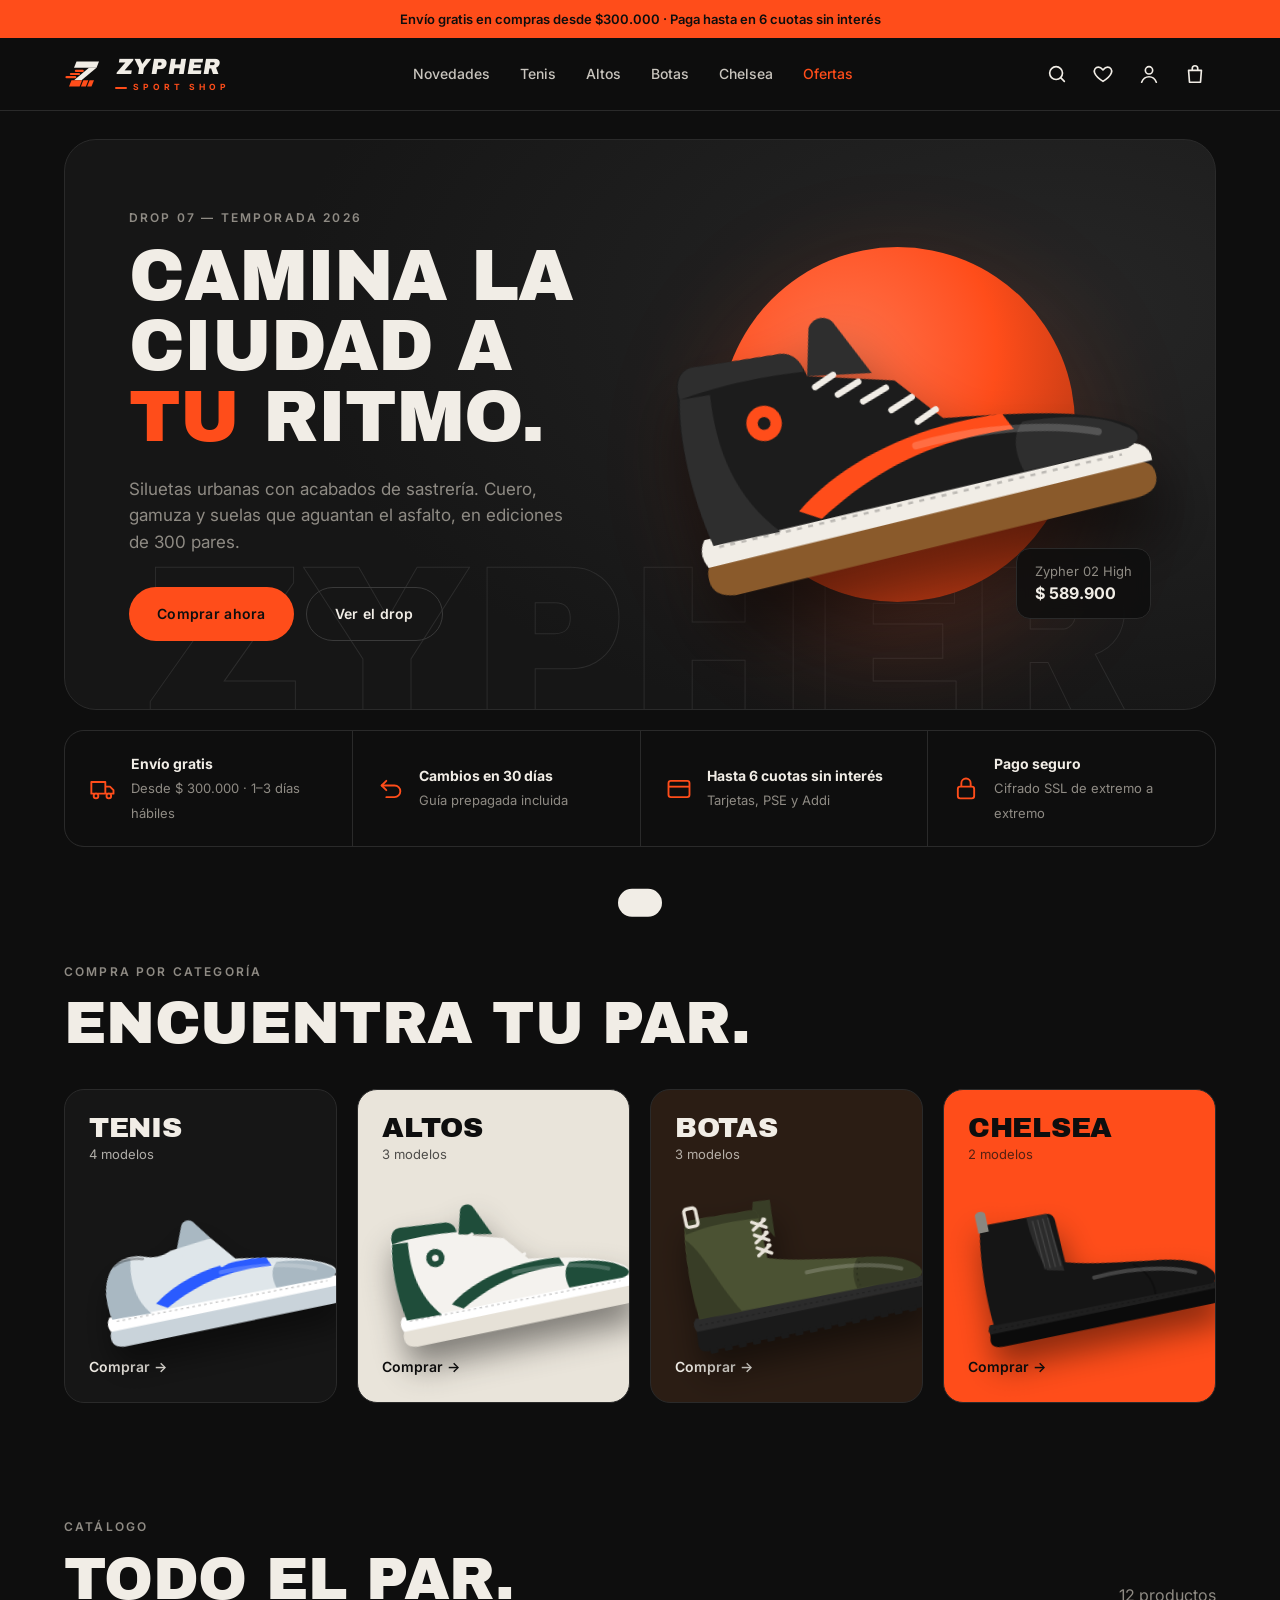
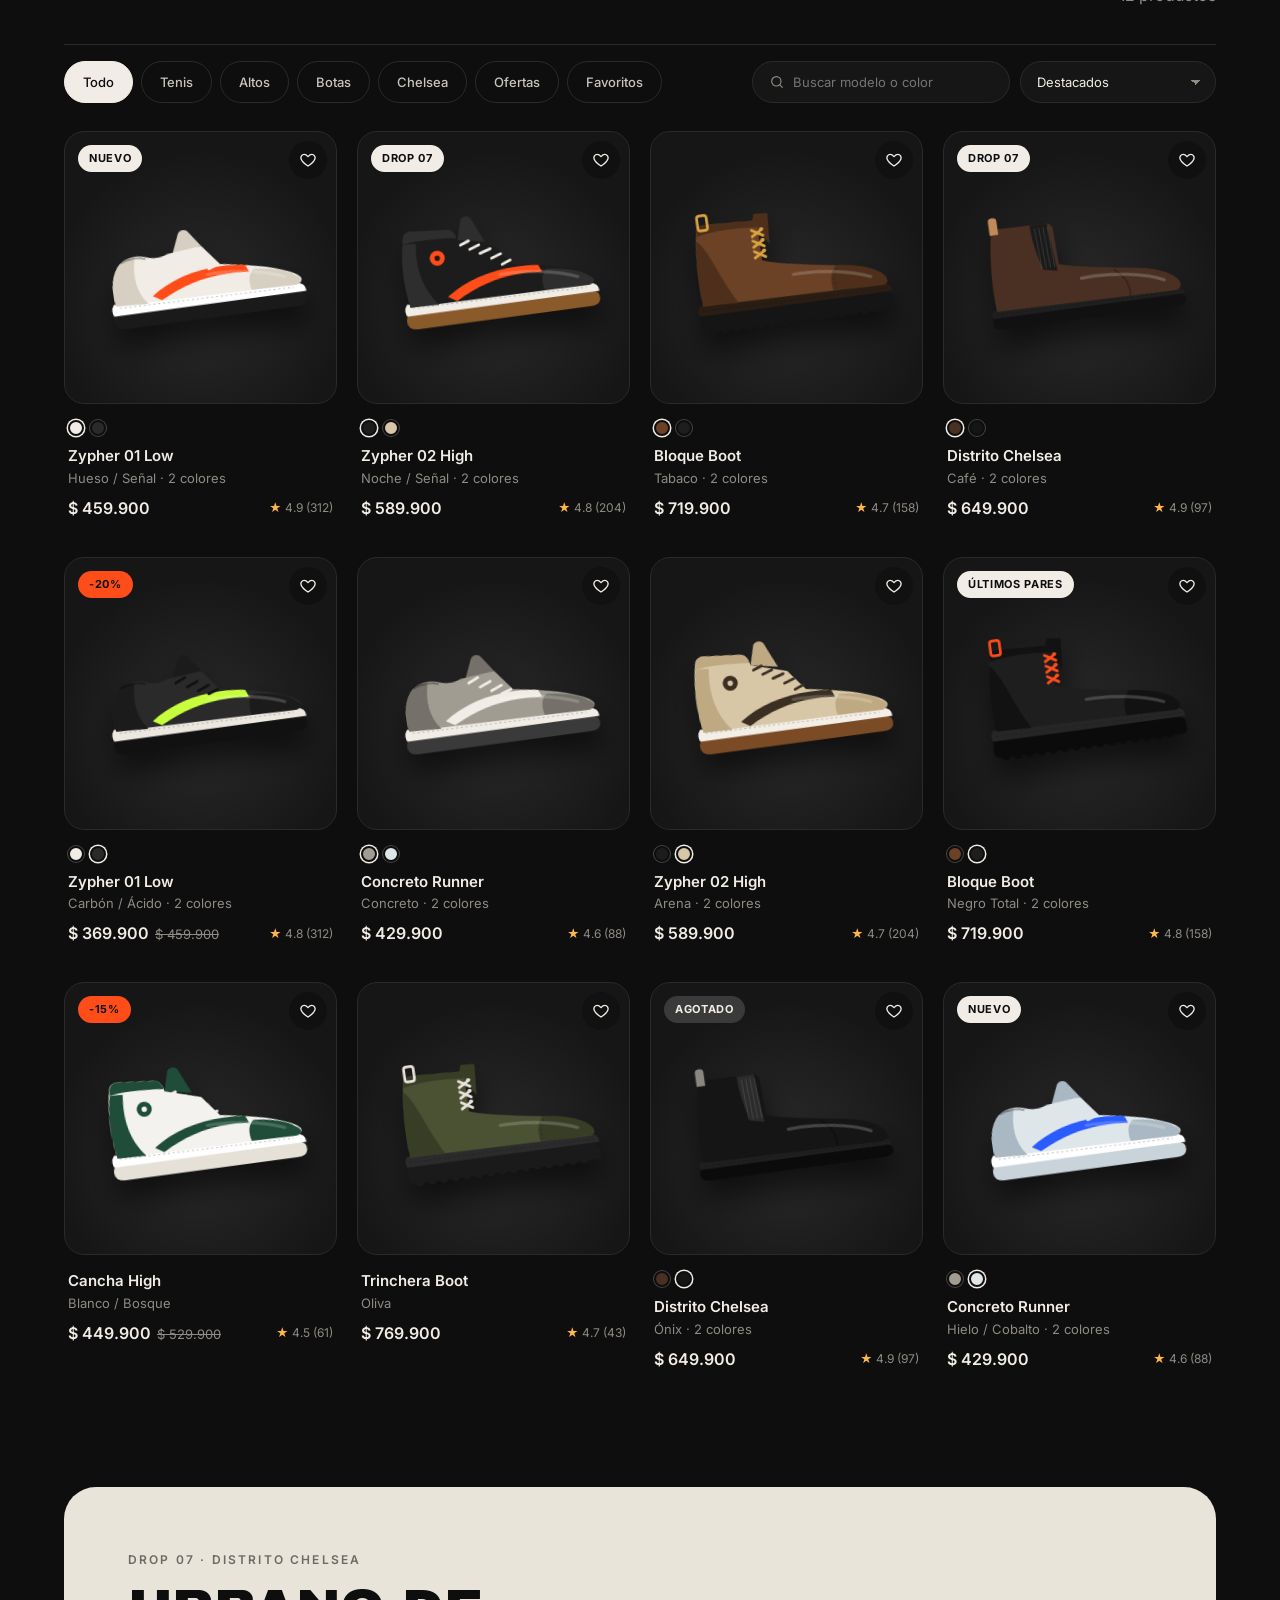
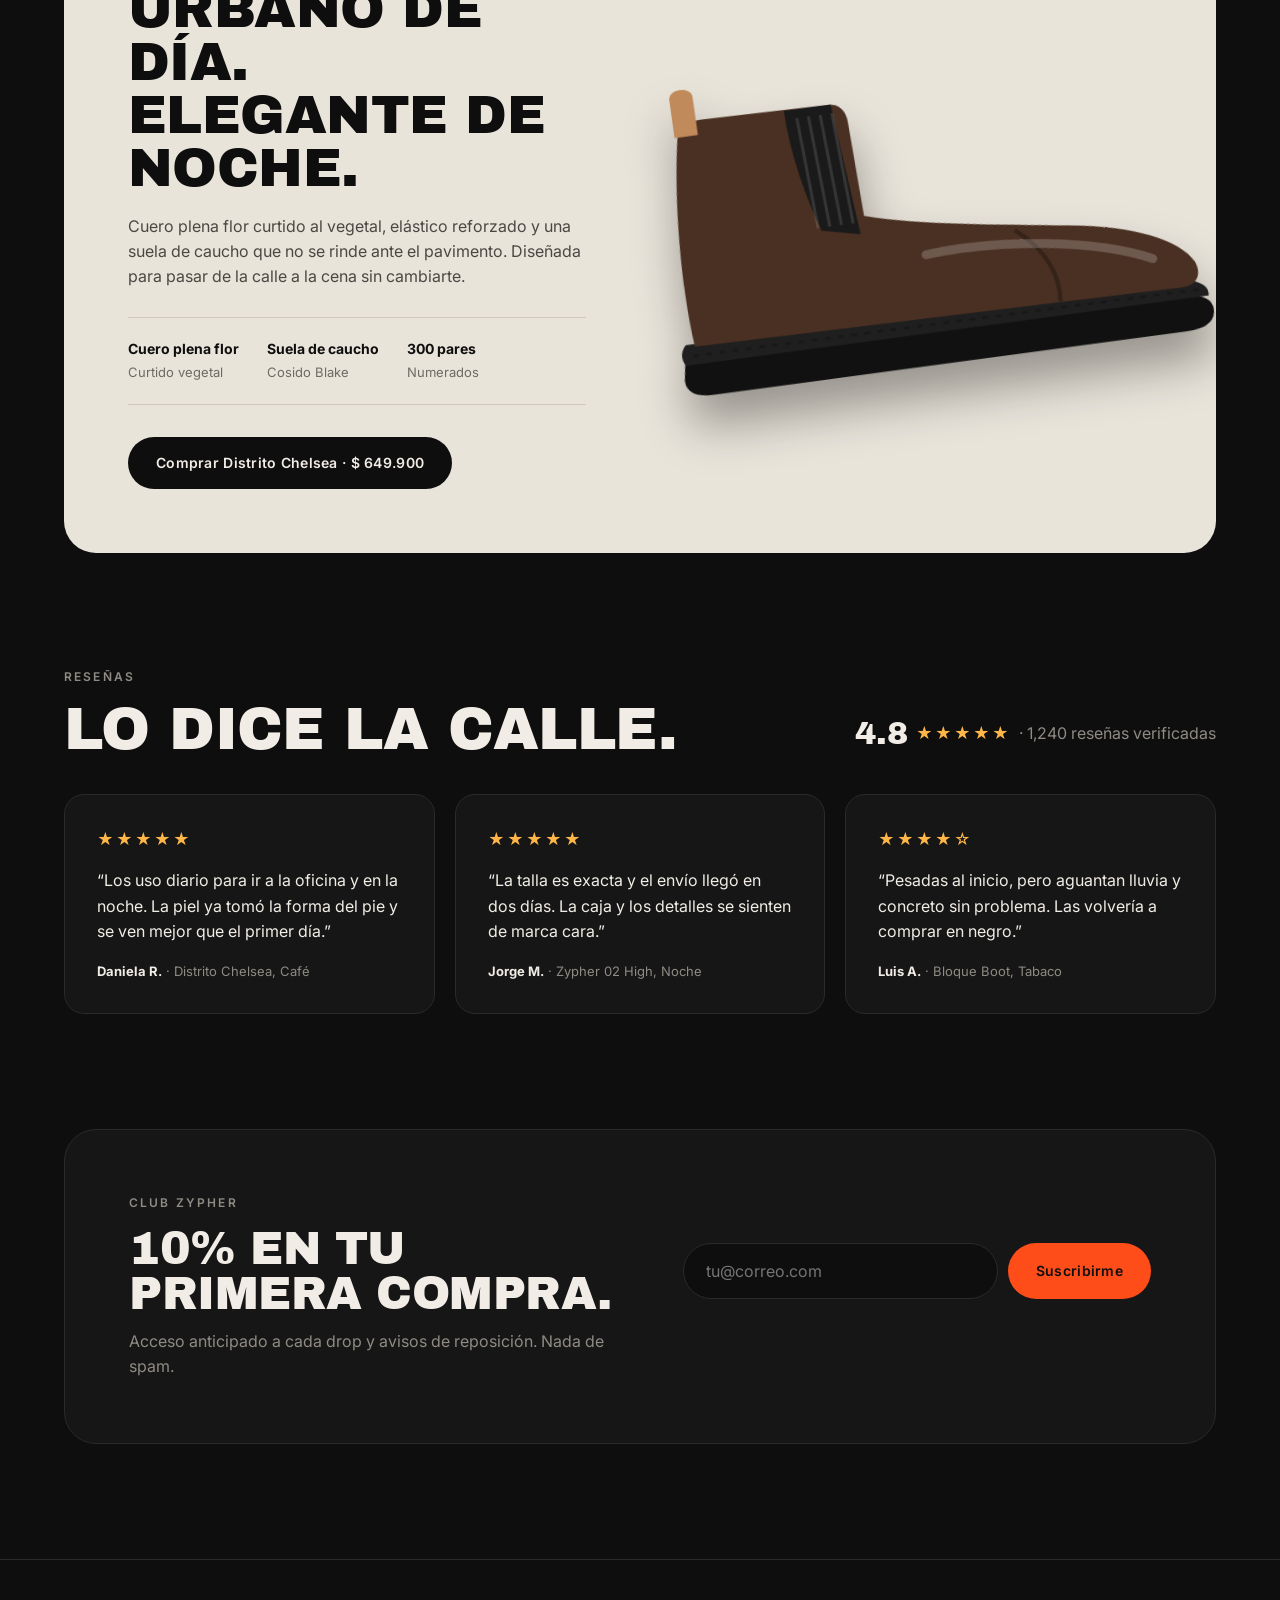
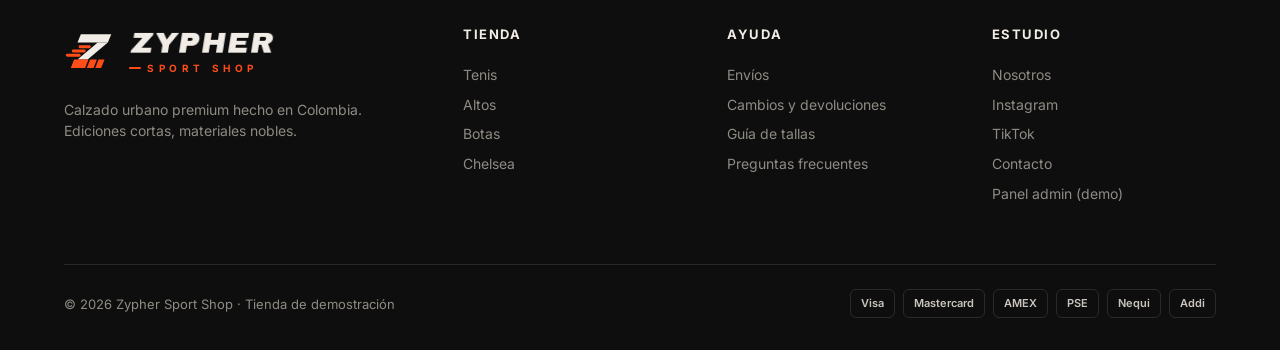
<file: index.html>
<!doctype html>
<html lang="es">
<head>
  <meta charset="utf-8">
  <meta name="viewport" content="width=device-width, initial-scale=1">
  <title>Zypher Sport Shop — Calzado urbano premium</title>
  <meta name="description" content="Tenis, botas y chelsea de edición limitada. Urbano de día, elegante de noche.">
  <link rel="preconnect" href="https://fonts.googleapis.com">
  <link href="https://fonts.googleapis.com/css2?family=Archivo+Black&family=Inter:wght@400;500;600;700&display=swap" rel="stylesheet">
  <link rel="icon" href="favicon.svg" type="image/svg+xml">
  <link rel="stylesheet" href="styles.css">
  <link rel="stylesheet" href="logo.css">
</head>
<body>
  <!-- Íconos reutilizables -->
  <svg width="0" height="0" style="position:absolute" aria-hidden="true">
    <symbol id="i-search" viewBox="0 0 24 24"><circle cx="11" cy="11" r="7" fill="none" stroke="currentColor" stroke-width="1.8"/><path d="M20 20l-4-4" stroke="currentColor" stroke-width="1.8" stroke-linecap="round"/></symbol>
    <symbol id="i-heart" viewBox="0 0 24 24"><path d="M12 20s-7.5-4.6-9.2-9.3C1.7 7.6 3.8 4.5 7 4.5c2 0 3.3 1.1 5 3 1.7-1.9 3-3 5-3 3.2 0 5.3 3.1 4.2 6.2C19.5 15.4 12 20 12 20z" fill="var(--heart-fill, none)" stroke="currentColor" stroke-width="1.8" stroke-linejoin="round"/></symbol>
    <symbol id="i-user" viewBox="0 0 24 24"><circle cx="12" cy="8" r="4" fill="none" stroke="currentColor" stroke-width="1.8"/><path d="M4 21c1.5-4 4.5-6 8-6s6.5 2 8 6" fill="none" stroke="currentColor" stroke-width="1.8" stroke-linecap="round"/></symbol>
    <symbol id="i-bag" viewBox="0 0 24 24"><path d="M5 8h14l-1 13H6L5 8z" fill="none" stroke="currentColor" stroke-width="1.8" stroke-linejoin="round"/><path d="M9 8V6a3 3 0 016 0v2" fill="none" stroke="currentColor" stroke-width="1.8"/></symbol>
    <symbol id="i-truck" viewBox="0 0 24 24"><path d="M2 6h12v10H2zM14 10h4l3 3v3h-7z" fill="none" stroke="currentColor" stroke-width="1.6" stroke-linejoin="round"/><circle cx="6" cy="18" r="2" fill="var(--bg)" stroke="currentColor" stroke-width="1.6"/><circle cx="17" cy="18" r="2" fill="var(--bg)" stroke="currentColor" stroke-width="1.6"/></symbol>
    <symbol id="i-return" viewBox="0 0 24 24"><path d="M4 9h11a5 5 0 010 10H8" fill="none" stroke="currentColor" stroke-width="1.6" stroke-linecap="round"/><path d="M8 5L4 9l4 4" fill="none" stroke="currentColor" stroke-width="1.6" stroke-linecap="round" stroke-linejoin="round"/></symbol>
    <symbol id="i-lock" viewBox="0 0 24 24"><rect x="5" y="10" width="14" height="10" rx="2" fill="none" stroke="currentColor" stroke-width="1.6"/><path d="M8 10V7a4 4 0 018 0v3" fill="none" stroke="currentColor" stroke-width="1.6"/></symbol>
    <symbol id="i-card" viewBox="0 0 24 24"><rect x="3" y="5" width="18" height="14" rx="2" fill="none" stroke="currentColor" stroke-width="1.6"/><path d="M3 10h18" stroke="currentColor" stroke-width="1.6"/></symbol>
  </svg>

  <div class="announce" id="announce"></div>

  <header class="nav">
    <div class="wrap nav-inner">
      <a href="#" class="logo">ZYPHER<span>Sport Shop</span></a>
      <nav class="nav-links" aria-label="Principal">
        <a href="#catalogo" data-goto="todo">Novedades</a>
        <a href="#catalogo" data-goto="tenis">Tenis</a>
        <a href="#catalogo" data-goto="altos">Altos</a>
        <a href="#catalogo" data-goto="botas">Botas</a>
        <a href="#catalogo" data-goto="chelsea">Chelsea</a>
        <a href="#catalogo" data-goto="ofertas" class="sale">Ofertas</a>
      </nav>
      <div class="nav-icons">
        <button class="icon-btn" id="searchBtn" aria-label="Buscar"><svg><use href="#i-search"/></svg></button>
        <button class="icon-btn" id="favBtn" aria-label="Ver favoritos"><svg><use href="#i-heart"/></svg><span class="dot" id="favCount" hidden>0</span></button>
        <button class="icon-btn hide-sm" id="userBtn" aria-label="Mi cuenta"><svg><use href="#i-user"/></svg></button>
        <button class="icon-btn" id="openCart" aria-label="Abrir carrito"><svg><use href="#i-bag"/></svg><span class="dot" id="cartCount" hidden>0</span></button>
      </div>
    </div>
  </header>

  <main>
    <!-- Hero -->
    <section class="wrap">
      <div class="hero">
        <div class="hero-bg" id="heroBg" aria-hidden="true">ZYPHER</div>
        <div class="hero-copy">
          <p class="eyebrow" id="heroEyebrow"></p>
          <h1 id="heroTitle"></h1>
          <p class="lead" id="heroLead"></p>
          <div class="hero-cta">
            <a href="#catalogo" class="btn btn-primary">Comprar ahora</a>
            <a href="#drop" class="btn btn-ghost">Ver el drop</a>
          </div>
        </div>
        <div class="hero-art">
          <div class="hero-disc" aria-hidden="true"></div>
          <div class="hero-shoe" id="heroShoe"></div>
          <button class="hero-tag" id="heroTag"></button>
        </div>
      </div>

      <ul class="trust">
        <li><svg><use href="#i-truck"/></svg><div><b>Envío gratis</b><span id="trustShip"></span></div></li>
        <li><svg><use href="#i-return"/></svg><div><b>Cambios en 30 días</b><span>Guía prepagada incluida</span></div></li>
        <li><svg><use href="#i-card"/></svg><div><b id="trustInst"></b><span>Tarjetas, PSE y Addi</span></div></li>
        <li><svg><use href="#i-lock"/></svg><div><b>Pago seguro</b><span>Cifrado SSL de extremo a extremo</span></div></li>
      </ul>
    </section>

    <!-- Categorías -->
    <section class="wrap section">
      <div class="section-head">
        <div>
          <p class="eyebrow">Compra por categoría</p>
          <h2>Encuentra tu par.</h2>
        </div>
      </div>
      <div class="cats" id="cats"></div>
    </section>

    <!-- Catálogo -->
    <section class="wrap section" id="catalogo">
      <div class="section-head">
        <div>
          <p class="eyebrow">Catálogo</p>
          <h2>Todo el par.</h2>
        </div>
        <p class="muted" id="resultCount"></p>
      </div>

      <div class="toolbar">
        <div class="chips" id="filters" role="tablist" aria-label="Categorías"></div>
        <div class="toolbar-right">
          <label class="search">
            <svg><use href="#i-search"/></svg>
            <span class="sr-only">Buscar productos</span>
            <input id="search" type="search" placeholder="Buscar modelo o color">
          </label>
          <label class="sort">
            <span class="sr-only">Ordenar</span>
            <select id="sort">
              <option value="feat">Destacados</option>
              <option value="asc">Precio: menor a mayor</option>
              <option value="desc">Precio: mayor a menor</option>
              <option value="rating">Mejor valorados</option>
            </select>
          </label>
        </div>
      </div>

      <div class="grid" id="grid"></div>
    </section>

    <!-- Editorial -->
    <section class="wrap section" id="drop">
      <div class="editorial">
        <div class="editorial-copy">
          <p class="eyebrow" id="edEyebrow"></p>
          <h2 id="edTitle"></h2>
          <p id="edText"></p>
          <ul class="specs">
            <li><b>Cuero plena flor</b><span>Curtido vegetal</span></li>
            <li><b>Suela de caucho</b><span>Cosido Blake</span></li>
            <li><b>300 pares</b><span>Numerados</span></li>
          </ul>
          <button class="btn btn-dark" id="edBtn"></button>
        </div>
        <div class="editorial-art" id="editorialShoe"></div>
      </div>
    </section>

    <!-- Reseñas -->
    <section class="wrap section">
      <div class="section-head">
        <div>
          <p class="eyebrow">Reseñas</p>
          <h2>Lo dice la calle.</h2>
        </div>
        <p class="rating-big"><b>4.8</b> <span class="stars" aria-hidden="true">★★★★★</span> <span class="muted">· 1,240 reseñas verificadas</span></p>
      </div>
      <div class="reviews">
        <figure><span class="stars">★★★★★</span><blockquote>“Los uso diario para ir a la oficina y en la noche. La piel ya tomó la forma del pie y se ven mejor que el primer día.”</blockquote><figcaption><b>Daniela R.</b> · Distrito Chelsea, Café</figcaption></figure>
        <figure><span class="stars">★★★★★</span><blockquote>“La talla es exacta y el envío llegó en dos días. La caja y los detalles se sienten de marca cara.”</blockquote><figcaption><b>Jorge M.</b> · Zypher 02 High, Noche</figcaption></figure>
        <figure><span class="stars">★★★★☆</span><blockquote>“Pesadas al inicio, pero aguantan lluvia y concreto sin problema. Las volvería a comprar en negro.”</blockquote><figcaption><b>Luis A.</b> · Bloque Boot, Tabaco</figcaption></figure>
      </div>
    </section>

    <!-- Newsletter -->
    <section class="wrap section">
      <div class="newsletter">
        <div>
          <p class="eyebrow">Club Zypher</p>
          <h2>10% en tu primera compra.</h2>
          <p class="muted">Acceso anticipado a cada drop y avisos de reposición. Nada de spam.</p>
        </div>
        <form id="newsForm">
          <label class="sr-only" for="email">Correo</label>
          <input id="email" type="email" required placeholder="tu@correo.com">
          <button class="btn btn-primary">Suscribirme</button>
          <p class="news-msg" id="newsMsg" role="status"></p>
        </form>
      </div>
    </section>
  </main>

  <footer class="footer">
    <div class="wrap">
      <div class="footer-cols">
        <div class="footer-brand">
          <span class="logo">ZYPHER<span>Sport Shop</span></span>
          <p class="muted" id="footerText"></p>
        </div>
        <div><h4>Tienda</h4><a href="#catalogo" data-goto="tenis">Tenis</a><a href="#catalogo" data-goto="altos">Altos</a><a href="#catalogo" data-goto="botas">Botas</a><a href="#catalogo" data-goto="chelsea">Chelsea</a></div>
        <div><h4>Ayuda</h4><a href="#">Envíos</a><a href="#">Cambios y devoluciones</a><a href="#">Guía de tallas</a><a href="#">Preguntas frecuentes</a></div>
        <div><h4>Estudio</h4><a href="#">Nosotros</a><a href="#">Instagram</a><a href="#">TikTok</a><a href="#">Contacto</a><a href="admin/">Panel admin (demo)</a></div>
      </div>
      <div class="footer-bottom">
        <span>© 2026 Zypher Sport Shop · Tienda de demostración</span>
        <ul class="pay" aria-label="Métodos de pago"><li>Visa</li><li>Mastercard</li><li>AMEX</li><li>PSE</li><li>Nequi</li><li>Addi</li></ul>
      </div>
    </div>
  </footer>

  <!-- Detalle de producto -->
  <dialog id="product" class="product">
    <button class="close" data-close aria-label="Cerrar">✕</button>
    <div class="product-gallery">
      <div class="product-art" id="pArt"></div>
      <div class="thumbs" id="pThumbs"></div>
    </div>
    <div class="product-info">
      <p class="eyebrow" id="pCat"></p>
      <h2 id="pName"></h2>
      <p class="p-rating" id="pRating"></p>
      <p class="price" id="pPrice"></p>
      <p class="p-desc" id="pDesc"></p>
      <p class="p-material" id="pMaterial"></p>
      <p class="label">Color: <span class="muted" id="pColor"></span></p>
      <div class="swatches lg" id="pSwatches"></div>
      <p class="label">Talla (COL) <button class="link" id="sizeGuide">Guía de tallas</button></p>
      <div class="sizes" id="pSizes"></div>
      <p class="p-stock" id="pStock"></p>
      <div class="buy-row">
        <button class="btn btn-primary" id="pAdd" disabled>Elige tu talla</button>
        <button class="icon-btn outline" id="pFav" aria-label="Agregar a favoritos" aria-pressed="false"><svg><use href="#i-heart"/></svg></button>
      </div>
      <ul class="p-perks">
        <li><svg><use href="#i-truck"/></svg>Envío gratis · llega en 24–72 h</li>
        <li><svg><use href="#i-return"/></svg>Cambios sin costo durante 30 días</li>
        <li><svg><use href="#i-card"/></svg>Paga en <span id="pInstN"></span> cuotas de <b id="pMsi"></b></li>
      </ul>
    </div>
  </dialog>

  <!-- Carrito -->
  <div class="scrim" id="scrim" hidden></div>
  <aside class="cart" id="cart" aria-label="Carrito" aria-hidden="true">
    <div class="cart-head">
      <h2>Tu carrito</h2>
      <button class="close" id="closeCart" aria-label="Cerrar carrito">✕</button>
    </div>
    <div class="ship-bar"><p id="shipNote"></p><div class="bar"><i id="shipFill"></i></div></div>
    <ul class="cart-items" id="cartItems"></ul>
    <div class="cart-foot">
      <div class="row"><span>Subtotal</span><b id="cartTotal">$0</b></div>
      <p class="muted small">Impuestos incluidos. Envío calculado al pagar.</p>
      <button class="btn btn-primary full" id="checkout">Finalizar compra</button>
    </div>
  </aside>

  <div class="toast" id="toast" role="status"></div>

  <script src="data.js"></script>
  <script src="shoes.js"></script>
  <script src="app.js"></script>
</body>
</html>
</file>
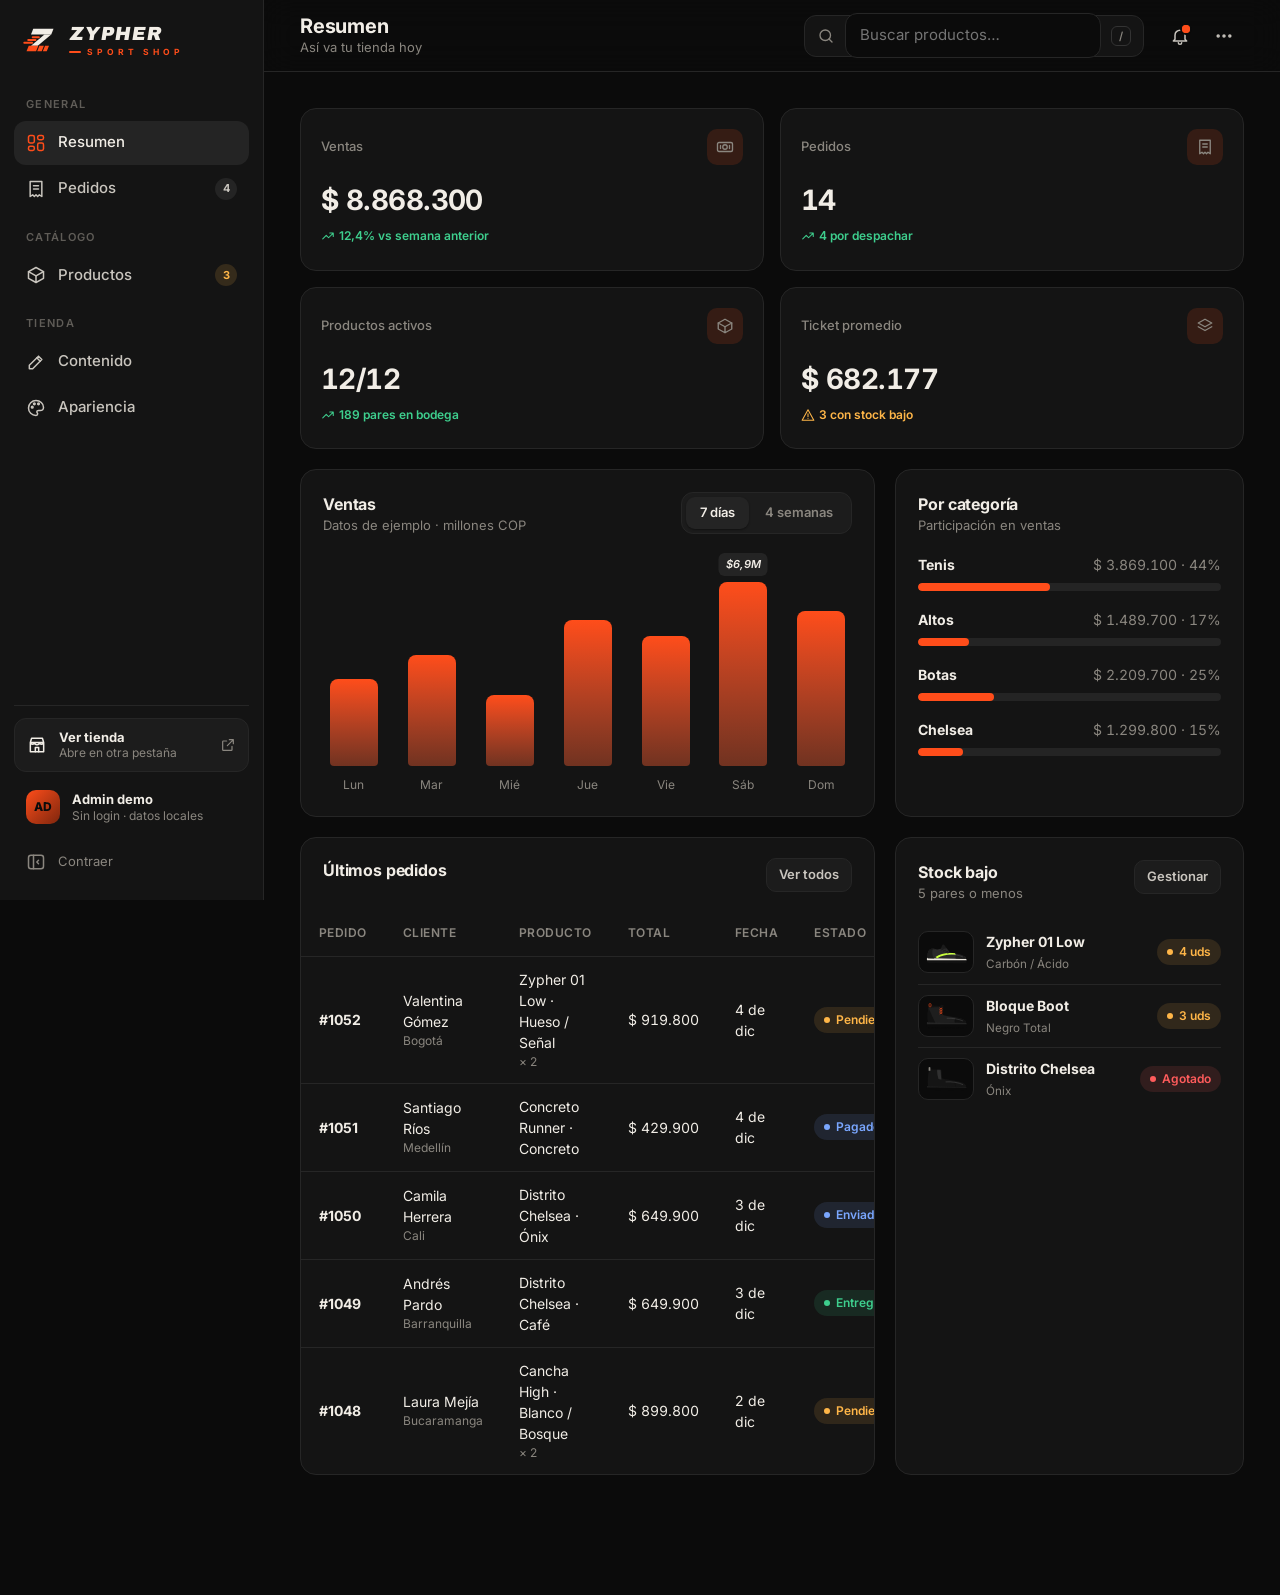
<file: admin/index.html>
<!doctype html>
<html lang="es">
<head>
  <meta charset="utf-8">
  <meta name="viewport" content="width=device-width, initial-scale=1, viewport-fit=cover">
  <meta name="theme-color" content="#0e0e0e">
  <title>Panel admin — Zypher Sport Shop</title>
  <meta name="robots" content="noindex">
  <link rel="preconnect" href="https://fonts.googleapis.com">
  <link href="https://fonts.googleapis.com/css2?family=Archivo+Black&family=Inter:wght@400;500;600;700&display=swap" rel="stylesheet">
  <link rel="icon" href="../favicon.svg" type="image/svg+xml">
  <link rel="stylesheet" href="admin.css">
  <link rel="stylesheet" href="../logo.css">
</head>
<body>
  <svg width="0" height="0" style="position:absolute" aria-hidden="true">
    <defs>
      <symbol id="i-dash" viewBox="0 0 24 24"><rect x="3" y="3" width="7" height="9" rx="2"/><rect x="14" y="3" width="7" height="5" rx="2"/><rect x="14" y="12" width="7" height="9" rx="2"/><rect x="3" y="16" width="7" height="5" rx="2"/></symbol>
      <symbol id="i-box" viewBox="0 0 24 24"><path d="M21 8l-9-5-9 5 9 5 9-5z"/><path d="M3 8v8l9 5 9-5V8M12 13v8"/></symbol>
      <symbol id="i-receipt" viewBox="0 0 24 24"><path d="M5 3h14v18l-3-2-2 2-2-2-2 2-2-2-3 2V3z"/><path d="M9 8h6M9 12h6"/></symbol>
      <symbol id="i-edit" viewBox="0 0 24 24"><path d="M4 20h4L19 9l-4-4L4 16v4z"/><path d="M13 7l4 4"/></symbol>
      <symbol id="i-palette" viewBox="0 0 24 24"><path d="M12 3a9 9 0 100 18c1.5 0 2-1 2-2s-1-1.5-1-2.5 1-1.5 2-1.5h2a4 4 0 004-4c0-4.4-4-8-9-8z"/><circle cx="7.5" cy="11" r="1"/><circle cx="10" cy="7" r="1"/><circle cx="15" cy="7" r="1"/></symbol>
      <symbol id="i-store" viewBox="0 0 24 24"><path d="M4 9l1.5-5h13L20 9M4 9h16v11H4zM4 9a2.7 2.7 0 005.3 0 2.7 2.7 0 005.4 0A2.7 2.7 0 0020 9"/><path d="M10 20v-5h4v5"/></symbol>
      <symbol id="i-bell" viewBox="0 0 24 24"><path d="M6 16V11a6 6 0 0112 0v5l2 2H4l2-2zM10 20a2 2 0 004 0"/></symbol>
      <symbol id="i-menu" viewBox="0 0 24 24"><path d="M4 7h16M4 12h16M4 17h10"/></symbol>
      <symbol id="i-search" viewBox="0 0 24 24"><circle cx="11" cy="11" r="7"/><path d="M20 20l-4-4"/></symbol>
      <symbol id="i-more" viewBox="0 0 24 24"><circle cx="5" cy="12" r="1.2"/><circle cx="12" cy="12" r="1.2"/><circle cx="19" cy="12" r="1.2"/></symbol>
      <symbol id="i-download" viewBox="0 0 24 24"><path d="M12 4v11M7 10l5 5 5-5M5 20h14"/></symbol>
      <symbol id="i-upload" viewBox="0 0 24 24"><path d="M12 20V9M7 14l5-5 5 5M5 4h14"/></symbol>
      <symbol id="i-reset" viewBox="0 0 24 24"><path d="M4 12a8 8 0 108-8H8"/><path d="M10 1L7 4l3 3"/></symbol>
      <symbol id="i-plus" viewBox="0 0 24 24"><path d="M12 5v14M5 12h14"/></symbol>
      <symbol id="i-x" viewBox="0 0 24 24"><path d="M6 6l12 12M18 6L6 18"/></symbol>
      <symbol id="i-check" viewBox="0 0 24 24"><path d="M5 12l5 5 9-10"/></symbol>
      <symbol id="i-alert" viewBox="0 0 24 24"><path d="M12 3l10 18H2L12 3z"/><path d="M12 10v5M12 18v.01"/></symbol>
      <symbol id="i-collapse" viewBox="0 0 24 24"><rect x="3" y="4" width="18" height="16" rx="3"/><path d="M9 4v16M15 10l-2 2 2 2"/></symbol>
      <symbol id="i-cash" viewBox="0 0 24 24"><rect x="2" y="6" width="20" height="12" rx="2"/><circle cx="12" cy="12" r="3"/><path d="M6 10v4M18 10v4"/></symbol>
      <symbol id="i-layers" viewBox="0 0 24 24"><path d="M12 3l9 5-9 5-9-5 9-5z"/><path d="M3 13l9 5 9-5"/></symbol>
      <symbol id="i-copy" viewBox="0 0 24 24"><rect x="8" y="8" width="12" height="12" rx="2"/><path d="M16 8V5a1 1 0 00-1-1H5a1 1 0 00-1 1v10a1 1 0 001 1h3"/></symbol>
      <symbol id="i-trash" viewBox="0 0 24 24"><path d="M4 7h16M10 11v6M14 11v6M6 7l1 13h10l1-13M9 7V4h6v3"/></symbol>
      <symbol id="i-image" viewBox="0 0 24 24"><rect x="3" y="4" width="18" height="16" rx="2"/><circle cx="9" cy="10" r="2"/><path d="M21 16l-5-5-9 9"/></symbol>
      <symbol id="i-external" viewBox="0 0 24 24"><path d="M14 4h6v6M20 4l-9 9M18 14v5a1 1 0 01-1 1H5a1 1 0 01-1-1V7a1 1 0 011-1h5"/></symbol>
      <symbol id="i-trend" viewBox="0 0 24 24"><path d="M3 17l6-6 4 4 8-8M15 7h6v6"/></symbol>
    </defs>
  </svg>

  <!-- Sidebar: completa en PC, riel de íconos en tablet, cajón deslizable en móvil -->
  <aside class="sidebar" id="sidebar" aria-label="Navegación del panel">
    <div class="sb-brand">
      <a href="../" class="logo" id="brandLogo">ZYPHER<span>Sport Shop</span></a>
      <button class="icon-btn sb-close" data-drawer="close" aria-label="Cerrar menú"><svg><use href="#i-x"/></svg></button>
    </div>

    <nav class="sb-nav" id="sideNav">
      <p class="sb-label">General</p>
      <button data-view="dash" title="Resumen"><svg><use href="#i-dash"/></svg><span>Resumen</span></button>
      <button data-view="orders" title="Pedidos"><svg><use href="#i-receipt"/></svg><span>Pedidos</span><em class="count" id="navOrders"></em></button>
      <p class="sb-label">Catálogo</p>
      <button data-view="products" title="Productos"><svg><use href="#i-box"/></svg><span>Productos</span><em class="count warn" id="navStock"></em></button>
      <p class="sb-label">Tienda</p>
      <button data-view="content" title="Contenido"><svg><use href="#i-edit"/></svg><span>Contenido</span></button>
      <button data-view="look" title="Apariencia"><svg><use href="#i-palette"/></svg><span>Apariencia</span></button>
    </nav>

    <div class="sb-foot">
      <a href="../" target="_blank" class="sb-store" title="Ver tienda">
        <svg><use href="#i-store"/></svg>
        <span><b>Ver tienda</b><small>Abre en otra pestaña</small></span>
        <svg class="ext"><use href="#i-external"/></svg>
      </a>
      <div class="sb-user">
        <span class="avatar">AD</span>
        <span><b>Admin demo</b><small>Sin login · datos locales</small></span>
      </div>
      <button class="sb-collapse" id="collapseBtn" title="Contraer menú"><svg><use href="#i-collapse"/></svg><span>Contraer</span></button>
    </div>
  </aside>
  <div class="drawer-scrim" id="drawerScrim" data-drawer="close"></div>

  <div class="shell">
    <header class="topbar">
      <button class="icon-btn hamburger" data-drawer="open" aria-label="Abrir menú"><svg><use href="#i-menu"/></svg></button>
      <div class="tb-title">
        <h1 id="viewTitle">Resumen</h1>
        <p id="viewSub"></p>
      </div>
      <label class="tb-search">
        <svg><use href="#i-search"/></svg>
        <span class="sr-only">Buscar productos</span>
        <input id="globalSearch" type="search" placeholder="Buscar productos…" autocomplete="off">
        <kbd>/</kbd>
      </label>
      <div class="tb-actions">
        <div class="pop-wrap">
          <button class="icon-btn" id="bellBtn" aria-label="Notificaciones" aria-expanded="false" aria-controls="bellPop"><svg><use href="#i-bell"/></svg><i class="ping" id="bellDot" hidden></i></button>
          <div class="popover" id="bellPop" hidden>
            <p class="pop-title">Notificaciones</p>
            <ul id="bellList"></ul>
          </div>
        </div>
        <div class="pop-wrap">
          <button class="icon-btn" id="moreBtn" aria-label="Más acciones" aria-expanded="false" aria-controls="morePop"><svg><use href="#i-more"/></svg></button>
          <div class="popover menu" id="morePop" hidden>
            <button id="exportBtn"><svg><use href="#i-download"/></svg>Exportar datos (JSON)</button>
            <label><svg><use href="#i-upload"/></svg>Importar datos (JSON)<input type="file" id="importFile" accept="application/json" hidden></label>
            <hr>
            <button id="resetBtn" class="danger"><svg><use href="#i-reset"/></svg>Restablecer demo</button>
          </div>
        </div>
      </div>
    </header>

    <main class="content" id="content">
      <!-- Resumen -->
      <section class="view" id="view-dash">
        <div class="kpis" id="kpis"></div>
        <div class="grid-2">
          <div class="card">
            <div class="card-head">
              <div><h2>Ventas</h2><p class="muted small">Datos de ejemplo · millones COP</p></div>
              <div class="seg" id="rangeSeg" role="tablist">
                <button role="tab" aria-selected="true" data-range="week">7 días</button>
                <button role="tab" aria-selected="false" data-range="month">4 semanas</button>
              </div>
            </div>
            <div class="chart" id="salesChart"></div>
          </div>
          <div class="card">
            <div class="card-head"><div><h2>Por categoría</h2><p class="muted small">Participación en ventas</p></div></div>
            <ul class="cat-bars" id="catBars"></ul>
          </div>
        </div>
        <div class="grid-2 rev">
          <div class="card flush">
            <div class="card-head pad"><div><h2>Últimos pedidos</h2></div><button class="btn btn-soft sm" data-view="orders">Ver todos</button></div>
            <div class="table-wrap"><table class="table" id="recentOrders"></table></div>
          </div>
          <div class="card">
            <div class="card-head"><div><h2>Stock bajo</h2><p class="muted small">5 pares o menos</p></div><button class="btn btn-soft sm" data-view="products">Gestionar</button></div>
            <ul class="mini-list" id="lowStock"></ul>
          </div>
        </div>
      </section>

      <!-- Productos -->
      <section class="view" id="view-products" hidden>
        <div class="toolbar">
          <div class="seg scroll" id="catSeg" role="tablist"></div>
          <div class="toolbar-end">
            <label class="field-icon">
              <svg><use href="#i-search"/></svg>
              <span class="sr-only">Buscar</span>
              <input type="search" id="pSearch" placeholder="Nombre, color o material">
            </label>
            <button class="btn btn-primary" id="newProduct"><svg><use href="#i-plus"/></svg><span>Nuevo producto</span></button>
          </div>
        </div>
        <div class="card flush"><div class="table-wrap"><table class="table products" id="productTable"></table></div></div>
      </section>

      <!-- Pedidos -->
      <section class="view" id="view-orders" hidden>
        <div class="toolbar">
          <div class="seg scroll" id="statusSeg" role="tablist"></div>
        </div>
        <div class="card flush"><div class="table-wrap"><table class="table orders" id="orderTable"></table></div></div>
        <p class="muted small note">Pedidos de demostración. Con una pasarela real (Wompi, PayU, Mercado Pago) llegarían aquí automáticamente.</p>
      </section>

      <!-- Contenido -->
      <section class="view" id="view-content" hidden>
        <form class="stack" id="contentForm" data-dirty-form>
          <div class="card form-card">
            <div class="fc-head"><h2>Barra de anuncio</h2><p>El mensaje que aparece sobre el menú de la tienda.</p></div>
            <div class="fc-body">
              <label>Texto<input name="announce"></label>
              <div class="row">
                <label>Envío gratis desde (COP)<input name="freeShip" type="number" min="0" step="1000" inputmode="numeric"></label>
                <label>Cuotas sin interés<input name="installments" type="number" min="1" max="36" inputmode="numeric"></label>
              </div>
            </div>
          </div>
          <div class="card form-card">
            <div class="fc-head"><h2>Portada</h2><p>Lo primero que ve el cliente al entrar.</p></div>
            <div class="fc-body">
              <label>Texto pequeño superior<input name="heroEyebrow"></label>
              <label>Título <small>Encierra una palabra entre *asteriscos* para resaltarla</small><input name="heroTitle"></label>
              <label>Descripción<textarea name="heroLead" rows="3"></textarea></label>
              <label>Producto destacado<select name="heroProduct" class="product-select"></select></label>
            </div>
          </div>
          <div class="card form-card">
            <div class="fc-head"><h2>Bloque editorial</h2><p>La sección clara para contar la historia de un producto.</p></div>
            <div class="fc-body">
              <label>Texto pequeño superior<input name="editorialEyebrow"></label>
              <label>Título<input name="editorialTitle"></label>
              <label>Texto<textarea name="editorialText" rows="3"></textarea></label>
              <label>Producto<select name="editorialProduct" class="product-select"></select></label>
            </div>
          </div>
          <div class="card form-card">
            <div class="fc-head"><h2>Footer</h2><p>Descripción corta de la marca al final de la página.</p></div>
            <div class="fc-body"><label>Descripción<textarea name="footerText" rows="2"></textarea></label></div>
          </div>
        </form>
      </section>

      <!-- Apariencia -->
      <section class="view" id="view-look" hidden>
        <form class="look" id="lookForm" data-dirty-form>
          <div class="stack">
            <div class="card form-card">
              <div class="fc-head"><h2>Marca</h2><p>Se usa en el logo, la pestaña del navegador y el panel.</p></div>
              <div class="fc-body"><label>Nombre de la tienda<input name="brand" required maxlength="32"></label></div>
            </div>
            <div class="card form-card">
              <div class="fc-head"><h2>Color de acento</h2><p>Botones, barra de anuncio, ofertas y detalles.</p></div>
              <div class="fc-body">
                <div class="accent-row">
                  <input type="color" name="accent" id="accentInput" aria-label="Color personalizado">
                  <div class="presets" id="presets"></div>
                </div>
              </div>
            </div>
          </div>
          <div class="card mock" id="mock">
            <p class="muted small">Vista previa</p>
            <div class="mock-site">
              <div class="mock-bar">Envío gratis desde $300.000</div>
              <div class="mock-nav"><b id="mockBrand">ZYPHER</b><i></i><i></i><i></i></div>
              <div class="mock-hero">
                <div><span class="mock-h">CAMINA LA CIUDAD A <em>TU</em> RITMO.</span><span class="mock-btn">Comprar ahora</span></div>
                <div class="mock-disc"></div>
              </div>
              <div class="mock-cards"><span><em>-20%</em></span><span></span><span></span></div>
            </div>
          </div>
        </form>
      </section>
    </main>

    <!-- Barra de cambios sin guardar -->
    <div class="savebar" id="savebar" hidden>
      <span><i class="pulse"></i>Tienes cambios sin guardar</span>
      <div>
        <button class="btn btn-soft" id="discardBtn">Descartar</button>
        <button class="btn btn-primary" id="saveBtn">Guardar cambios</button>
      </div>
    </div>

    <!-- Navegación inferior en móvil -->
    <nav class="tabbar" id="tabbar" aria-label="Navegación rápida">
      <button data-view="dash"><svg><use href="#i-dash"/></svg><span>Resumen</span></button>
      <button data-view="products"><svg><use href="#i-box"/></svg><span>Productos</span></button>
      <button class="tab-add" id="tabAdd" aria-label="Nuevo producto"><svg><use href="#i-plus"/></svg></button>
      <button data-view="orders"><svg><use href="#i-receipt"/></svg><span>Pedidos</span></button>
      <button data-drawer="open"><svg><use href="#i-menu"/></svg><span>Más</span></button>
    </nav>
  </div>

  <!-- Editor de producto (modal en PC, hoja deslizable en móvil) -->
  <dialog class="modal editor" id="editor" aria-labelledby="editorTitle">
    <form id="productForm" novalidate>
      <header class="m-head">
        <div><h2 id="editorTitle">Editar producto</h2><p class="muted small" id="editorSub"></p></div>
        <button type="button" class="icon-btn" data-close aria-label="Cerrar"><svg><use href="#i-x"/></svg></button>
      </header>
      <div class="m-tabs seg" role="tablist" id="editorTabs">
        <button type="button" role="tab" aria-selected="true" data-tab="info">Información</button>
        <button type="button" role="tab" aria-selected="false" data-tab="stock">Precio y stock</button>
        <button type="button" role="tab" aria-selected="false" data-tab="media">Imagen</button>
      </div>
      <div class="m-body">
        <aside class="ed-preview">
          <div class="preview-art" id="previewArt"></div>
          <div class="ed-meta">
            <p class="preview-name" id="previewName"></p>
            <p class="preview-price" id="previewPrice"></p>
            <label class="switch"><input type="checkbox" name="active"><i></i><span>Visible en la tienda</span></label>
          </div>
        </aside>
        <div class="ed-fields">
          <section class="ed-tab" data-panel="info">
            <div class="row">
              <label>Nombre<input name="name" required placeholder="Zypher 03 Low"></label>
              <label>Color / variante<input name="colorway" required placeholder="Negro / Blanco"></label>
            </div>
            <div class="row">
              <label>Categoría<select name="cat"><option value="tenis">Tenis</option><option value="altos">Altos</option><option value="botas">Botas</option><option value="chelsea">Chelsea</option></select></label>
              <label>Etiqueta <small>opcional</small><input name="tag" placeholder="Nuevo, Drop 07…"></label>
            </div>
            <label>Descripción<textarea name="desc" rows="3" placeholder="Cuenta qué hace especial este par"></textarea></label>
            <label>Materiales<input name="material" placeholder="Cuero plena flor · suela de caucho"></label>
            <div class="row">
              <label>Calificación<input name="rating" type="number" min="0" max="5" step="0.1" inputmode="decimal"></label>
              <label>Nº de reseñas<input name="reviews" type="number" min="0" inputmode="numeric"></label>
            </div>
          </section>
          <section class="ed-tab" data-panel="stock" hidden>
            <div class="row three">
              <label>Precio (COP)<input name="price" type="number" min="0" step="100" required inputmode="numeric"></label>
              <label>Precio anterior <small>oferta</small><input name="was" type="number" min="0" step="100" inputmode="numeric"></label>
              <label>Stock<input name="stock" type="number" min="0" required inputmode="numeric"></label>
            </div>
            <div class="field">
              <div class="field-row"><span class="field-label">Tallas disponibles (COL)</span><span><button type="button" class="link" data-sizes="all">Todas</button> · <button type="button" class="link" data-sizes="none">Ninguna</button></span></div>
              <div class="size-picks" id="sizePicks"></div>
            </div>
          </section>
          <section class="ed-tab" data-panel="media" hidden>
            <label class="dropzone" id="dropzone">
              <svg><use href="#i-image"/></svg>
              <b>Arrastra una foto o toca para subirla</b>
              <small>PNG sin fondo ideal · se optimiza automáticamente</small>
              <input type="file" id="imgFile" accept="image/*">
            </label>
            <label>…o pega la URL de una imagen<input name="img" placeholder="https://…/zapato.png" inputmode="url"></label>
            <button type="button" class="link" id="clearImg">Quitar imagen y usar ilustración</button>
            <label>Silueta de la ilustración<select name="type"><option value="low">Tenis bajo</option><option value="high">Tenis alto</option><option value="boot">Bota</option><option value="chelsea">Chelsea</option></select></label>
            <div class="field">
              <span class="field-label">Colores de la ilustración</span>
              <div class="colors" id="colorPicks"></div>
            </div>
          </section>
        </div>
      </div>
      <footer class="m-foot">
        <button type="button" class="btn btn-soft danger" id="deleteProduct"><svg><use href="#i-trash"/></svg><span>Eliminar</span></button>
        <span class="spacer"></span>
        <button type="button" class="btn btn-soft" data-close>Cancelar</button>
        <button class="btn btn-primary">Guardar</button>
      </footer>
    </form>
  </dialog>

  <!-- Confirmación -->
  <dialog class="modal confirm" id="confirmDlg" aria-labelledby="confirmTitle">
    <div class="cf-icon"><svg><use href="#i-alert"/></svg></div>
    <h2 id="confirmTitle"></h2>
    <p id="confirmText" class="muted"></p>
    <div class="cf-actions">
      <button class="btn btn-soft" value="cancel" id="confirmNo">Cancelar</button>
      <button class="btn btn-danger" value="ok" id="confirmYes">Confirmar</button>
    </div>
  </dialog>

  <div class="toasts" id="toasts" aria-live="polite"></div>

  <script src="../data.js"></script>
  <script src="../shoes.js"></script>
  <script src="admin.js"></script>
</body>
</html>
</file>
<file: styles.css>
:root {
  --bg: #0e0e0e;
  --surface: #161616;
  --surface-2: #1f1f1f;
  --line: #2a2a2a;
  --ink: #f1ede6;
  --muted: #8f8b84;
  --bone: #e9e4da;
  --accent: #ff4d1a;
  --star: #ffb648;
  --display: 'Archivo Black', Impact, sans-serif;
  --body: 'Inter', system-ui, sans-serif;
  --radius: 20px;
  --maxw: 1320px;
  --gutter: clamp(20px, 5vw, 64px);
}

* { box-sizing: border-box; margin: 0; padding: 0; }
html { scroll-behavior: smooth; scroll-padding-top: 90px; }
body { background: var(--bg); color: var(--ink); font: 400 16px/1.55 var(--body); overflow-x: hidden; -webkit-font-smoothing: antialiased; }
a { color: inherit; text-decoration: none; }
button { font: inherit; color: inherit; background: none; border: 0; cursor: pointer; }
ul { list-style: none; }
h1, h2, h3 { font-family: var(--display); font-weight: 400; line-height: .98; letter-spacing: -.01em; text-transform: uppercase; }
.sr-only { position: absolute; width: 1px; height: 1px; overflow: hidden; clip: rect(0 0 0 0); }
.muted { color: var(--muted); }
.small { font-size: 13px; }
.eyebrow { font-size: 12px; font-weight: 600; letter-spacing: .18em; text-transform: uppercase; color: var(--muted); margin-bottom: 14px; }
:focus-visible { outline: 2px solid var(--accent); outline-offset: 3px; }

/* Contenedor: todo respira con margen lateral y ancho máximo */
.wrap { width: 100%; max-width: calc(var(--maxw) + var(--gutter) * 2); margin: 0 auto; padding: 0 var(--gutter); }
.section { padding-top: clamp(72px, 9vw, 120px); }
.section-head { display: flex; align-items: flex-end; justify-content: space-between; gap: 24px; flex-wrap: wrap; margin-bottom: 36px; }
.section-head h2 { font-size: clamp(36px, 4.6vw, 64px); }

/* Botones */
.btn { display: inline-flex; align-items: center; justify-content: center; gap: 8px; padding: 15px 28px; border-radius: 999px; font-weight: 600; font-size: 14px; letter-spacing: .02em; transition: transform .2s, background .2s, opacity .2s; }
.btn:hover { transform: translateY(-2px); }
.btn:disabled { opacity: .45; cursor: not-allowed; transform: none; }
.btn-primary { background: var(--accent); color: #0e0e0e; }
.btn-ghost { border: 1px solid #3a3a3a; }
.btn-ghost:hover { border-color: var(--ink); }
.btn-dark { background: #0e0e0e; color: var(--ink); }
.full { width: 100%; }
.link { text-decoration: underline; text-underline-offset: 3px; font-size: 13px; color: var(--muted); }
.link:hover { color: var(--ink); }
.icon-btn { position: relative; display: grid; place-items: center; width: 42px; height: 42px; border-radius: 50%; transition: background .2s; }
.icon-btn:hover { background: var(--surface-2); }
.icon-btn svg { width: 22px; height: 22px; }
.icon-btn.outline { width: 52px; height: 52px; border: 1px solid var(--line); flex: none; }
.icon-btn[aria-pressed="true"] { color: var(--accent); --heart-fill: var(--accent); }
.dot { position: absolute; top: 3px; right: 1px; min-width: 18px; height: 18px; padding: 0 5px; border-radius: 99px; background: var(--accent); color: #0e0e0e; font-size: 11px; font-weight: 700; display: grid; place-items: center; }
.dot[hidden] { display: none; }

/* Barra superior + header */
.announce { background: var(--accent); color: #0e0e0e; text-align: center; font-size: 13px; font-weight: 600; padding: 9px 16px; }
.nav { position: sticky; top: 0; z-index: 20; background: rgba(14,14,14,.82); backdrop-filter: blur(14px); border-bottom: 1px solid var(--line); }
.nav-inner { display: flex; align-items: center; justify-content: space-between; gap: 24px; height: 72px; }
.nav-links { display: flex; gap: 30px; }
.nav-links a { font-size: 14px; font-weight: 500; color: #c9c5be; transition: color .2s; }
.nav-links a:hover { color: var(--ink); }
.nav-links .sale { color: var(--accent); }
.nav-icons { display: flex; gap: 4px; }

/* Hero */
.hero { position: relative; display: grid; grid-template-columns: 1fr 1.05fr; align-items: center; gap: 32px; margin-top: 28px; padding: clamp(36px, 5vw, 72px); border-radius: 32px; background: radial-gradient(120% 140% at 85% 30%, #262626 0%, var(--surface) 55%); border: 1px solid var(--line); overflow: hidden; min-height: 560px; }
.hero-bg { text-transform: uppercase; position: absolute; left: 0; right: 0; bottom: -4%; font-family: var(--display); font-size: 17vw; line-height: .8; text-align: center; color: transparent; -webkit-text-stroke: 1px #2c2c2c; pointer-events: none; user-select: none; }
@media (min-width: 1450px) { .hero-bg { font-size: 250px; } }
.hero-copy { position: relative; z-index: 1; }
.hero h1 { font-size: clamp(44px, 5.6vw, 88px); }
.hero h1 em { font-style: normal; color: var(--accent); }
.lead { max-width: 440px; margin: 24px 0 32px; color: var(--muted); font-size: 17px; }
.hero-cta { display: flex; gap: 12px; flex-wrap: wrap; }
.hero-art { position: relative; display: grid; place-items: center; aspect-ratio: 1.15; }
.hero-disc { position: absolute; width: 70%; aspect-ratio: 1; border-radius: 50%; background: radial-gradient(circle at 35% 30%, color-mix(in srgb, var(--accent) 80%, #fff), var(--accent) 45%, color-mix(in srgb, var(--accent) 60%, #000)); box-shadow: 0 40px 120px color-mix(in srgb, var(--accent) 22%, transparent); }
.hero-shoe { position: relative; width: 100%; transform: rotate(-14deg); animation: float 6s ease-in-out infinite; filter: drop-shadow(0 40px 30px rgba(0,0,0,.55)); }
.hero-shoe svg { width: 100%; display: block; }
.hero-tag { position: absolute; right: 0; bottom: 6%; display: flex; flex-direction: column; align-items: flex-start; padding: 12px 18px; border-radius: 14px; background: rgba(14,14,14,.82); backdrop-filter: blur(10px); border: 1px solid var(--line); font-size: 13px; color: var(--muted); transition: border-color .2s; }
.hero-tag:hover { border-color: var(--ink); }
.hero-tag b { color: var(--ink); font-size: 16px; }
@keyframes float { 50% { transform: rotate(-11deg) translateY(-16px); } }

.trust { display: grid; grid-template-columns: repeat(4, 1fr); gap: 1px; margin-top: 20px; border: 1px solid var(--line); border-radius: var(--radius); overflow: hidden; background: var(--line); }
.trust li { display: flex; align-items: center; gap: 14px; padding: 22px 24px; background: var(--bg); }
.trust svg { width: 28px; height: 28px; flex: none; color: var(--accent); }
.trust b { display: block; font-size: 14px; }
.trust span { font-size: 13px; color: var(--muted); }

/* Categorías */
.cats { display: grid; grid-template-columns: repeat(4, 1fr); gap: 20px; }
.cat { position: relative; display: flex; flex-direction: column; justify-content: space-between; aspect-ratio: 4 / 4.6; padding: 24px; border-radius: var(--radius); background: var(--surface); border: 1px solid var(--line); text-align: left; overflow: hidden; transition: border-color .3s, transform .3s; }
.cat:nth-child(2) { background: var(--bone); color: #0e0e0e; }
.cat:nth-child(3) { background: #2b1d14; }
.cat:nth-child(4) { background: var(--accent); color: #0e0e0e; }
.cat:hover { transform: translateY(-4px); }
.cat h3 { font-size: 28px; }
.cat small { font-size: 13px; opacity: .7; }
.cat svg { width: 118%; margin-left: -4%; transform: rotate(-12deg); filter: drop-shadow(0 20px 16px rgba(0,0,0,.45)); transition: transform .45s cubic-bezier(.2,.8,.2,1); }
.cat:hover svg { transform: rotate(-16deg) scale(1.05); }
.cat .go { font-size: 14px; font-weight: 600; }

/* Toolbar del catálogo */
.toolbar { display: flex; justify-content: space-between; align-items: center; gap: 16px; flex-wrap: wrap; padding: 16px 0 28px; border-top: 1px solid var(--line); }
.toolbar-right { display: flex; gap: 10px; flex-wrap: wrap; }
.chips { display: flex; gap: 8px; flex-wrap: wrap; }
.chips button { padding: 10px 18px; border-radius: 999px; border: 1px solid var(--line); font-size: 13px; font-weight: 500; color: #c9c5be; transition: all .2s; }
.chips button:hover { color: var(--ink); border-color: #444; }
.chips button[aria-selected="true"] { background: var(--ink); color: #0e0e0e; border-color: var(--ink); }
.search { display: flex; align-items: center; gap: 8px; padding: 0 16px; border: 1px solid var(--line); border-radius: 999px; background: var(--surface); }
.search svg { width: 16px; height: 16px; color: var(--muted); }
.search input { width: 200px; padding: 10px 0; border: 0; background: none; color: var(--ink); font: inherit; font-size: 13px; outline: none; }
.search:focus-within { border-color: var(--ink); }
.sort select { appearance: none; background: var(--surface); color: var(--ink); border: 1px solid var(--line); border-radius: 999px; padding: 10px 38px 10px 16px; font: inherit; font-size: 13px; cursor: pointer;
  background-image: linear-gradient(45deg, transparent 50%, var(--muted) 50%), linear-gradient(-45deg, transparent 50%, var(--muted) 50%);
  background-position: right 19px center, right 14px center; background-size: 5px 5px; background-repeat: no-repeat; }

/* Tarjetas de producto */
.grid { display: grid; grid-template-columns: repeat(4, 1fr); gap: 36px 20px; }
.card { position: relative; display: flex; flex-direction: column; animation: rise .5s both; }
.card-art { position: relative; display: grid; place-items: center; width: 100%; aspect-ratio: 1; padding: 28px; border-radius: var(--radius); background: radial-gradient(circle at 50% 62%, #2a2a2a 0%, var(--surface) 70%); border: 1px solid var(--line); overflow: hidden; transition: border-color .3s; }
.card:hover .card-art { border-color: #3d3d3d; }
.card-art svg, .card-art img { width: 100%; transform: rotate(-8deg); filter: drop-shadow(0 18px 14px rgba(0,0,0,.55)); transition: transform .45s cubic-bezier(.2,.8,.2,1); }
.card:hover .card-art svg, .card:hover .card-art img { transform: rotate(-13deg) scale(1.06) translateY(-8px); }
.quick { position: absolute; left: 14px; right: 14px; bottom: 14px; padding: 12px; border-radius: 12px; background: var(--ink); color: #0e0e0e; font-size: 13px; font-weight: 600; opacity: 0; transform: translateY(10px); transition: all .25s; }
.card:hover .quick, .quick:focus-visible { opacity: 1; transform: none; }
.badge { position: absolute; top: 14px; left: 14px; z-index: 1; padding: 5px 11px; border-radius: 99px; background: var(--ink); color: #0e0e0e; font-size: 11px; font-weight: 700; letter-spacing: .06em; text-transform: uppercase; }
.badge.sale { background: var(--accent); }
.card .fav { position: absolute; top: 10px; right: 10px; z-index: 1; width: 38px; height: 38px; background: rgba(14,14,14,.6); }
.card .fav svg { width: 18px; height: 18px; }
.card-body { padding: 16px 4px 0; }
.card-body h3 { font-family: var(--body); font-weight: 600; font-size: 15px; text-transform: none; letter-spacing: 0; line-height: 1.3; }
.card-body .cw { font-size: 13px; color: var(--muted); margin: 2px 0 8px; }
.card-meta { display: flex; justify-content: space-between; align-items: center; gap: 8px; }
.price-line { font-weight: 600; }
.price-line s { color: var(--muted); font-weight: 400; font-size: 13px; margin-left: 6px; }
.rating { font-size: 12px; color: var(--muted); white-space: nowrap; }
.rating::before { content: '★ '; color: var(--star); }
.swatches { display: flex; gap: 6px; margin-bottom: 10px; }
.swatches button { width: 16px; height: 16px; border-radius: 50%; border: 2px solid var(--bg); box-shadow: 0 0 0 1px #444; }
.swatches button[aria-current="true"] { box-shadow: 0 0 0 1.5px var(--ink); }
.swatches.lg button { width: 28px; height: 28px; border-width: 3px; border-color: var(--surface); }
.empty-state { grid-column: 1 / -1; padding: 60px 0; text-align: center; color: var(--muted); }
@keyframes rise { from { opacity: 0; transform: translateY(16px); } }

/* Editorial */
.editorial { display: grid; grid-template-columns: 1fr 1.15fr; align-items: center; gap: 40px; padding: clamp(32px, 5vw, 72px); border-radius: 32px; background: var(--bone); color: #0e0e0e; overflow: hidden; }
.editorial-art svg { width: 112%; transform: rotate(-8deg); filter: drop-shadow(0 30px 24px rgba(0,0,0,.35)); }
.editorial h2 { font-size: clamp(34px, 4.2vw, 60px); margin-bottom: 20px; }
.editorial .eyebrow { color: #6d6a63; }
.editorial-copy > p:not(.eyebrow) { color: #4a4843; max-width: 460px; }
.specs { display: flex; gap: 28px; margin: 28px 0 32px; padding: 20px 0; border-top: 1px solid #cfc9bd; border-bottom: 1px solid #cfc9bd; }
.specs b { display: block; font-size: 14px; }
.specs span { font-size: 13px; color: #6d6a63; }

/* Reseñas */
.rating-big { display: flex; align-items: center; gap: 8px; flex-wrap: wrap; }
.rating-big b { font-family: var(--display); font-size: 32px; font-weight: 400; }
.stars { color: var(--star); letter-spacing: 2px; }
.reviews { display: grid; grid-template-columns: repeat(3, 1fr); gap: 20px; }
.reviews figure { display: flex; flex-direction: column; gap: 16px; padding: 32px; border-radius: var(--radius); background: var(--surface); border: 1px solid var(--line); }
.reviews blockquote { font-size: 16px; line-height: 1.6; flex: 1; }
.reviews figcaption { font-size: 13px; color: var(--muted); }
.reviews figcaption b { color: var(--ink); }

/* Newsletter */
.newsletter { display: grid; grid-template-columns: 1.1fr 1fr; gap: 40px; align-items: center; padding: clamp(32px, 5vw, 64px); border-radius: 32px; background: var(--surface); border: 1px solid var(--line); }
.newsletter h2 { font-size: clamp(30px, 3.6vw, 48px); margin-bottom: 12px; }
.newsletter form { display: flex; flex-wrap: wrap; gap: 10px; }
.newsletter input { flex: 1; min-width: 200px; padding: 15px 22px; border-radius: 999px; border: 1px solid var(--line); background: var(--bg); color: var(--ink); font: inherit; }
.newsletter input:focus { outline: none; border-color: var(--ink); }
.news-msg { width: 100%; color: var(--accent); font-size: 14px; min-height: 1.5em; }

/* Footer */
.footer { margin-top: clamp(72px, 9vw, 120px); border-top: 1px solid var(--line); padding: 64px 0 32px; }
.footer-cols { display: grid; grid-template-columns: 1.6fr 1fr 1fr 1fr; gap: 40px; }
.footer-brand p { max-width: 300px; margin-top: 14px; font-size: 14px; }
.footer h4 { font-size: 13px; letter-spacing: .12em; text-transform: uppercase; margin-bottom: 16px; }
.footer-cols a { display: block; padding: 4px 0; font-size: 14px; color: var(--muted); transition: color .2s; }
.footer-cols a:hover { color: var(--ink); }
.footer-bottom { display: flex; justify-content: space-between; align-items: center; flex-wrap: wrap; gap: 16px; margin-top: 56px; padding-top: 24px; border-top: 1px solid var(--line); font-size: 13px; color: var(--muted); }
.pay { display: flex; gap: 8px; flex-wrap: wrap; }
.pay li { padding: 5px 10px; border: 1px solid var(--line); border-radius: 6px; font-size: 11px; font-weight: 600; color: #c9c5be; }

/* Modal de producto */
.product { margin: auto; width: min(1080px, calc(100% - 32px)); max-height: calc(100% - 32px); border: 1px solid var(--line); border-radius: 28px; background: var(--surface); color: var(--ink); display: none; grid-template-columns: 1.1fr 1fr; overflow: auto; }
.product[open] { display: grid; animation: rise .35s both; }
.product::backdrop { background: rgba(0,0,0,.72); backdrop-filter: blur(6px); }
.product-gallery { display: flex; flex-direction: column; gap: 12px; padding: 20px; }
.product-art { display: grid; place-items: center; flex: 1; min-height: 360px; padding: 40px; border-radius: 20px; background: radial-gradient(circle at 50% 60%, #2f2f2f, var(--bg) 75%); }
.product-art svg, .product-art img { width: 100%; transform: rotate(-10deg); filter: drop-shadow(0 30px 22px rgba(0,0,0,.6)); }
.thumbs { display: flex; gap: 10px; }
.thumbs button { width: 84px; padding: 8px; border-radius: 12px; background: var(--bg); border: 1px solid var(--line); }
.thumbs button[aria-current="true"] { border-color: var(--ink); }
.thumbs svg { width: 100%; display: block; }
.product-info { padding: 48px 40px 40px 20px; }
.product-info h2 { font-size: 38px; margin-bottom: 10px; }
.p-rating { font-size: 13px; color: var(--muted); }
.p-rating .stars { margin-right: 6px; }
.price { font-size: 26px; font-weight: 600; margin: 18px 0 14px; }
.price s { font-size: 16px; font-weight: 400; color: var(--muted); margin-left: 10px; }
.p-desc { color: var(--muted); font-size: 15px; }
.p-material { margin-top: 12px; padding: 12px 14px; border-radius: 12px; background: var(--bg); font-size: 13px; color: #c9c5be; }
.p-material::before { content: 'Materiales · '; font-weight: 600; color: var(--ink); }
.p-stock { margin-top: 10px; font-size: 13px; color: var(--accent); min-height: 1.2em; }
.badge.out { background: #3a3a3a; color: var(--ink); }
.label { display: flex; justify-content: space-between; align-items: baseline; margin: 24px 0 10px; font-size: 13px; font-weight: 600; }
.label .muted { font-weight: 400; margin-right: auto; margin-left: 6px; }
.sizes { display: grid; grid-template-columns: repeat(5, 1fr); gap: 8px; }
.sizes button { padding: 12px 0; border: 1px solid var(--line); border-radius: 10px; font-size: 14px; transition: all .15s; }
.sizes button:hover { border-color: var(--ink); }
.sizes button[aria-pressed="true"] { background: var(--ink); color: #0e0e0e; border-color: var(--ink); }
.buy-row { display: flex; gap: 10px; margin-top: 24px; }
.buy-row .btn { flex: 1; }
.p-perks { margin-top: 24px; padding-top: 20px; border-top: 1px solid var(--line); display: grid; gap: 12px; font-size: 14px; color: #c9c5be; }
.p-perks li { display: flex; align-items: center; gap: 12px; }
.p-perks svg { width: 20px; height: 20px; color: var(--accent); flex: none; }
.close { position: absolute; top: 16px; right: 16px; width: 40px; height: 40px; border-radius: 50%; border: 1px solid var(--line); background: var(--surface); z-index: 2; }
.close:hover { border-color: var(--ink); }

/* Carrito */
.scrim { position: fixed; inset: 0; z-index: 30; background: rgba(0,0,0,.6); }
.cart { position: fixed; top: 0; right: 0; z-index: 40; width: min(440px, 100%); height: 100%; display: flex; flex-direction: column; background: var(--surface); border-left: 1px solid var(--line); transform: translateX(100%); transition: transform .35s cubic-bezier(.2,.8,.2,1); visibility: hidden; }
.cart.open { transform: none; visibility: visible; }
.cart-head { position: relative; padding: 26px 28px; border-bottom: 1px solid var(--line); }
.cart-head h2 { font-size: 22px; }
.cart-head .close { top: 18px; right: 20px; }
.ship-bar { padding: 16px 28px; border-bottom: 1px solid var(--line); font-size: 13px; }
.ship-bar .bar { height: 4px; margin-top: 10px; border-radius: 4px; background: var(--surface-2); overflow: hidden; }
.ship-bar i { display: block; height: 100%; width: 0; background: var(--accent); transition: width .4s; }
.cart-items { flex: 1; overflow: auto; padding: 4px 28px; }
.cart-items li { display: grid; grid-template-columns: 84px 1fr auto; gap: 16px; align-items: center; padding: 18px 0; border-bottom: 1px solid var(--line); font-size: 14px; }
.cart-items .empty { display: block; text-align: center; padding: 60px 0; color: var(--muted); border: 0; }
.cart-items .empty a { color: var(--accent); }
.ci-art { background: var(--bg); border-radius: 12px; padding: 10px; }
.ci-art svg, .ci-art img { width: 100%; display: block; }
.ci-info { display: flex; flex-direction: column; gap: 3px; }
.qty { display: inline-flex; align-items: center; gap: 12px; margin-top: 6px; }
.qty button { width: 28px; height: 28px; border-radius: 50%; border: 1px solid var(--line); }
.cart-foot { padding: 24px 28px; border-top: 1px solid var(--line); }
.cart-foot .row { display: flex; justify-content: space-between; font-size: 17px; margin-bottom: 6px; }
.cart-foot .muted { margin-bottom: 18px; }

.toast { position: fixed; left: 50%; bottom: 28px; z-index: 50; transform: translate(-50%, 160%); padding: 14px 22px; border-radius: 999px; background: var(--ink); color: #0e0e0e; font-size: 14px; font-weight: 600; transition: transform .35s; pointer-events: none; }
.toast.show { transform: translate(-50%, 0); }

/* Responsive */
@media (max-width: 1100px) {
  .grid { grid-template-columns: repeat(3, 1fr); }
  .nav-links { gap: 20px; }
  .trust { grid-template-columns: repeat(2, 1fr); }
}
@media (max-width: 900px) {
  .nav-links { display: none; }
  .hero, .editorial, .product, .newsletter { grid-template-columns: 1fr; }
  .hero { min-height: auto; }
  .hero-art { max-width: 520px; width: 100%; margin: 0 auto; }
  .grid { grid-template-columns: repeat(2, 1fr); gap: 28px 14px; }
  .cats { grid-template-columns: repeat(2, 1fr); }
  .reviews { grid-template-columns: 1fr; }
  .footer-cols { grid-template-columns: 1fr 1fr; }
  .product-info { padding: 8px 24px 32px; }
  .quick { display: none; }
}
@media (max-width: 560px) {
  .hide-sm { display: none; }
  .trust { grid-template-columns: 1fr; }
  .toolbar-right, .search, .sort, .sort select { width: 100%; }
  .search input { width: 100%; }
  .specs { gap: 16px; flex-wrap: wrap; }
  .cat { padding: 18px; }
  .cat h3 { font-size: 20px; }
  .card-meta { flex-direction: column; align-items: flex-start; }
  .sizes { grid-template-columns: repeat(4, 1fr); }
  .footer-cols { grid-template-columns: 1fr; }
}
@media (prefers-reduced-motion: reduce) {
  *, *::before, *::after { animation: none !important; transition: none !important; }
}

/* Logo más grande en el footer */
.footer-brand .logo .mark { width: 54px; height: 54px; }
.footer-brand .wm b { font-size: 30px; }
.footer-brand .wm small { font-size: 10px; }
</file>
<file: logo.css>
/* Logo Zypher: isotipo (Z con suela y estelas de viento) + logotipo. Compartido por tienda y admin. */
.logo { display: inline-flex; align-items: center; gap: 11px; color: var(--ink); white-space: nowrap; text-transform: uppercase; text-decoration: none; }
.logo .mark { width: 40px; height: 40px; flex: none; overflow: visible; }
.mark .ink { fill: currentColor; }
.mark .acc { fill: var(--accent); }
.mark .streak { fill: none; stroke: var(--accent); stroke-width: 3.4; stroke-linecap: round; transition: transform .45s cubic-bezier(.2, .8, .2, 1); }
.mark .streak:nth-of-type(2) { transition-delay: .04s; }
.mark .streak:nth-of-type(3) { transition-delay: .08s; }
.mark .zbody { transition: transform .45s cubic-bezier(.2, .8, .2, 1); }
.logo:hover .mark .streak { transform: translateX(-4px); }
.logo:hover .mark .zbody { transform: translateX(1.5px); }
.wm { display: grid; justify-items: start; line-height: 1; }
.wm b { display: block; font-family: var(--display); font-weight: 400; font-size: 22px; letter-spacing: .035em; transform: skewX(-9deg); transform-origin: left bottom; }
.wm small { display: flex; align-items: center; gap: 6px; margin-top: 5px; font-family: var(--body); font-size: 8.5px; font-weight: 700; letter-spacing: .46em; color: var(--accent); }
.wm small::before { content: ''; width: 12px; height: 2px; border-radius: 2px; background: currentColor; }
@media (prefers-reduced-motion: reduce) { .mark .streak, .mark .zbody { transition: none; } }
</file>
<file: admin/admin.css>
:root {
  --bg: #0b0b0b;
  --surface: #141414;
  --surface-2: #1c1c1c;
  --surface-3: #242424;
  --line: #262626;
  --line-2: #333;
  --ink: #f1ede6;
  --ink-2: #c9c5be;
  --muted: #8a867f;
  --accent: #ff4d1a;
  --accent-soft: color-mix(in srgb, var(--accent) 14%, transparent);
  --ok: #3ecf8e;
  --warn: #ffb648;
  --danger: #ff5c5c;
  --display: 'Archivo Black', Impact, sans-serif;
  --body: 'Inter', system-ui, sans-serif;
  --sb-w: 264px;
  --rail-w: 76px;
  --top-h: 72px;
  --r: 16px;
  --ease: cubic-bezier(.2, .8, .2, 1);
  --shadow: 0 24px 60px rgba(0,0,0,.5);
}

* { box-sizing: border-box; margin: 0; padding: 0; }
html { -webkit-text-size-adjust: 100%; }
body { min-height: 100vh; background: var(--bg); color: var(--ink); font: 400 15px/1.5 var(--body); -webkit-font-smoothing: antialiased; overflow-x: hidden; }
a { color: inherit; text-decoration: none; }
button, input, select, textarea { font: inherit; color: inherit; }
button { background: none; border: 0; cursor: pointer; -webkit-tap-highlight-color: transparent; }
ul { list-style: none; }
svg:not([role=img]) { width: 20px; height: 20px; fill: none; stroke: currentColor; stroke-width: 1.8; stroke-linecap: round; stroke-linejoin: round; flex: none; }
h1, h2 { font-weight: 700; letter-spacing: -.01em; }
[hidden] { display: none !important; }
.sr-only { position: absolute; width: 1px; height: 1px; overflow: hidden; clip: rect(0 0 0 0); }
.muted { color: var(--muted); }
.small { font-size: 13px; }
:focus-visible { outline: 2px solid var(--accent); outline-offset: 2px; }
::selection { background: var(--accent); color: #0b0b0b; }

/* ---------- Botones ---------- */
.btn { display: inline-flex; align-items: center; justify-content: center; gap: 8px; height: 42px; padding: 0 18px; border-radius: 12px; font-size: 14px; font-weight: 600; white-space: nowrap; transition: transform .15s var(--ease), background .2s, border-color .2s, opacity .2s; }
.btn:active { transform: scale(.97); }
.btn.sm { height: 34px; padding: 0 12px; font-size: 13px; border-radius: 10px; }
.btn svg { width: 18px; height: 18px; }
.btn-primary { background: var(--accent); color: #0b0b0b; }
.btn-primary:hover { filter: brightness(1.08); }
.btn-soft { background: var(--surface-2); border: 1px solid var(--line); color: var(--ink-2); }
.btn-soft:hover { border-color: var(--line-2); color: var(--ink); }
.btn-danger { background: var(--danger); color: #0b0b0b; }
.danger { color: var(--danger) !important; }
.link { color: var(--muted); font-size: 13px; text-decoration: underline; text-underline-offset: 3px; }
.link:hover { color: var(--ink); }
.icon-btn { position: relative; display: grid; place-items: center; width: 40px; height: 40px; border-radius: 12px; color: var(--ink-2); transition: background .2s, color .2s; }
.icon-btn:hover { background: var(--surface-2); color: var(--ink); }
.icon-btn:active { transform: scale(.94); }

/* ---------- Sidebar ---------- */
.sidebar { position: fixed; inset: 0 auto 0 0; z-index: 40; width: var(--sb-w); display: flex; flex-direction: column; gap: 8px; padding: 18px 14px; background: var(--surface); border-right: 1px solid var(--line); transition: width .3s var(--ease), transform .35s var(--ease); overflow: hidden; }
.sb-brand { display: flex; align-items: center; gap: 10px; height: 44px; padding: 0 8px; margin-bottom: 10px; }
.sidebar .logo .mark { width: 36px; height: 36px; }
.sidebar .wm b { font-size: 19px; }
.sb-badge { padding: 3px 8px; border-radius: 6px; background: var(--accent-soft); color: var(--accent); font-size: 11px; font-weight: 700; letter-spacing: .06em; text-transform: uppercase; }
.sb-close { display: none; margin-left: auto; }
.sb-nav { display: flex; flex-direction: column; gap: 2px; overflow-y: auto; }
.sb-label { padding: 16px 12px 6px; font-size: 11px; font-weight: 600; letter-spacing: .12em; text-transform: uppercase; color: #5f5c57; white-space: nowrap; }
.sb-nav button { position: relative; display: flex; align-items: center; gap: 12px; height: 44px; padding: 0 12px; border-radius: 12px; color: var(--ink-2); font-weight: 500; text-align: left; white-space: nowrap; transition: background .2s, color .2s; }
.sb-nav button:hover { background: var(--surface-2); color: var(--ink); }
.sb-nav button[aria-current="true"] { background: var(--surface-3); color: var(--ink); }
.sb-nav button[aria-current="true"]::before { content: ''; position: absolute; left: -14px; top: 10px; bottom: 10px; width: 3px; border-radius: 0 3px 3px 0; background: var(--accent); }
.sb-nav button[aria-current="true"] svg { color: var(--accent); }
.count { margin-left: auto; min-width: 22px; height: 22px; padding: 0 7px; border-radius: 99px; background: var(--surface-3); color: var(--ink-2); font-size: 11px; font-weight: 700; font-style: normal; display: grid; place-items: center; }
.count.warn { background: rgba(255,182,72,.14); color: var(--warn); }
.count:empty { display: none; }
.sb-foot { margin-top: auto; display: grid; gap: 8px; padding-top: 12px; border-top: 1px solid var(--line); }
.sb-store, .sb-user { display: flex; align-items: center; gap: 12px; padding: 10px 12px; border-radius: 12px; white-space: nowrap; }
.sb-store { background: var(--surface-2); border: 1px solid var(--line); transition: border-color .2s; }
.sb-store:hover { border-color: var(--line-2); }
.sb-store .ext { width: 16px; height: 16px; margin-left: auto; color: var(--muted); }
.sb-store span, .sb-user span { display: grid; line-height: 1.3; min-width: 0; }
.sb-store b, .sb-user b { font-size: 13px; }
.sb-store small, .sb-user small { font-size: 12px; color: var(--muted); }
.avatar { display: grid; place-items: center; width: 34px; height: 34px; flex: none; border-radius: 10px; background: linear-gradient(135deg, var(--accent), color-mix(in srgb, var(--accent) 50%, #000)); color: #0b0b0b; font-size: 12px; font-weight: 800; }
.sb-collapse { display: flex; align-items: center; gap: 12px; height: 40px; padding: 0 12px; border-radius: 12px; color: var(--muted); font-size: 13px; white-space: nowrap; }
.sb-collapse:hover { background: var(--surface-2); color: var(--ink); }
.sb-collapse svg { transition: transform .3s var(--ease); }

/* Riel de íconos */
body.rail .sidebar { width: var(--rail-w); }
body.rail .sb-nav button span, body.rail .sb-label, body.rail .sb-badge, body.rail .count,
body.rail .sb-store span, body.rail .sb-store .ext, body.rail .sb-user span, body.rail .sb-collapse span { display: none; }
body.rail .sb-label { display: block; height: 14px; padding: 0; font-size: 0; }
body.rail .logo .wm { display: none; }
body.rail .sb-nav button, body.rail .sb-store, body.rail .sb-user, body.rail .sb-collapse { justify-content: center; padding: 0; }
body.rail .sb-store, body.rail .sb-user { height: 44px; }
body.rail .sb-collapse svg { transform: scaleX(-1); }
body.rail .sb-brand { justify-content: center; padding: 0; }

/* ---------- Shell ---------- */
.shell { margin-left: var(--sb-w); min-height: 100vh; transition: margin .3s var(--ease); }
body.rail .shell { margin-left: var(--rail-w); }
.topbar { position: sticky; top: 0; z-index: 30; display: flex; align-items: center; gap: 16px; height: var(--top-h); padding: 0 clamp(16px, 3vw, 36px); background: color-mix(in srgb, var(--bg) 82%, transparent); backdrop-filter: blur(16px) saturate(1.4); border-bottom: 1px solid var(--line); }
.hamburger { display: none; }
.tb-title { min-width: 0; margin-right: auto; }
.tb-title h1 { font-size: 20px; line-height: 1.2; }
.tb-title p { font-size: 13px; color: var(--muted); white-space: nowrap; overflow: hidden; text-overflow: ellipsis; }
.tb-search { display: flex; align-items: center; gap: 10px; width: min(340px, 30vw); height: 42px; padding: 0 12px; border-radius: 12px; background: var(--surface); border: 1px solid var(--line); transition: border-color .2s, width .3s var(--ease); }
.tb-search:focus-within { border-color: var(--line-2); width: min(420px, 36vw); }
.tb-search svg { width: 18px; height: 18px; color: var(--muted); }
.tb-search input { flex: 1; min-width: 0; border: 0; background: none; outline: none; font-size: 14px; }
.tb-search kbd { padding: 2px 7px; border-radius: 6px; border: 1px solid var(--line-2); font: 600 11px var(--body); color: var(--muted); }
.tb-actions { display: flex; gap: 4px; }
.ping { position: absolute; top: 9px; right: 10px; width: 8px; height: 8px; border-radius: 50%; background: var(--accent); box-shadow: 0 0 0 2px var(--bg); }
.ping::after { content: ''; position: absolute; inset: 0; border-radius: 50%; background: var(--accent); animation: ping 1.8s infinite; }
@keyframes ping { 70%, 100% { transform: scale(2.6); opacity: 0; } }

/* Popovers */
.pop-wrap { position: relative; }
.popover { position: absolute; right: 0; top: calc(100% + 10px); z-index: 50; width: 320px; max-width: calc(100vw - 24px); padding: 8px; border-radius: 16px; background: var(--surface-2); border: 1px solid var(--line-2); box-shadow: var(--shadow); transform-origin: top right; animation: popIn .22s var(--ease); }
.popover[hidden] { display: none; }
.pop-title { padding: 8px 10px 10px; font-size: 13px; font-weight: 700; }
.popover li { display: flex; gap: 12px; padding: 10px; border-radius: 10px; font-size: 13px; cursor: pointer; }
.popover li:hover { background: var(--surface-3); }
.popover li .dot { width: 8px; height: 8px; margin-top: 6px; border-radius: 50%; flex: none; background: var(--warn); }
.popover li .dot.ok { background: var(--ok); }
.popover li small { display: block; color: var(--muted); }
.popover.menu { width: 250px; }
.popover.menu button, .popover.menu label { display: flex; align-items: center; gap: 12px; width: 100%; padding: 10px 12px; border-radius: 10px; font-size: 14px; color: var(--ink-2); cursor: pointer; }
.popover.menu button:hover, .popover.menu label:hover { background: var(--surface-3); color: var(--ink); }
.popover.menu svg { width: 18px; height: 18px; }
.popover hr { border: 0; border-top: 1px solid var(--line-2); margin: 6px 4px; }
@keyframes popIn { from { opacity: 0; transform: translateY(-6px) scale(.96); } }

/* ---------- Contenido ---------- */
.content { padding: clamp(16px, 3vw, 36px); padding-bottom: 120px; max-width: 1480px; }
.view { display: grid; grid-template-columns: minmax(0, 1fr); gap: 20px; }
.toolbar > * { min-width: 0; }
.view[hidden] { display: none; }
.view.enter { animation: viewIn .4s var(--ease); }
@keyframes viewIn { from { opacity: 0; transform: translateY(12px); } }
.card { min-width: 0; padding: 22px; border-radius: var(--r); background: var(--surface); border: 1px solid var(--line); }
.card.flush { padding: 0; overflow: hidden; }
.card-head { display: flex; justify-content: space-between; align-items: flex-start; gap: 12px; flex-wrap: wrap; margin-bottom: 18px; }
.card-head.pad { padding: 20px 22px 0; }
.card h2 { font-size: 16px; }
.grid-2 { display: grid; grid-template-columns: minmax(0, 1.65fr) minmax(0, 1fr); gap: 20px; }
.grid-2.rev { grid-template-columns: minmax(0, 1.65fr) minmax(0, 1fr); }
.note { padding: 0 4px; }

/* KPIs */
.kpis { display: grid; grid-template-columns: repeat(4, minmax(0, 1fr)); gap: 16px; }
.kpi { position: relative; padding: 20px; border-radius: var(--r); background: var(--surface); border: 1px solid var(--line); overflow: hidden; animation: viewIn .5s var(--ease) both; animation-delay: calc(var(--i) * 60ms); transition: border-color .2s, transform .2s var(--ease); }
.kpi:hover { border-color: var(--line-2); transform: translateY(-2px); }
.kpi-top { display: flex; justify-content: space-between; align-items: center; margin-bottom: 14px; }
.kpi-top span { font-size: 13px; color: var(--muted); font-weight: 500; }
.kpi-ico { display: grid; place-items: center; width: 36px; height: 36px; border-radius: 10px; background: var(--accent-soft); color: var(--accent); }
.kpi-ico svg { width: 18px; height: 18px; }
.kpi b { display: block; font-size: clamp(20px, 2.2vw, 28px); font-weight: 700; letter-spacing: -.02em; font-variant-numeric: tabular-nums; }
.kpi small { display: inline-flex; align-items: center; gap: 4px; margin-top: 6px; font-size: 12px; font-weight: 600; color: var(--ok); }
.kpi small svg { width: 14px; height: 14px; }
.kpi small.warn { color: var(--warn); }

/* Segmentos (tabs) */
.seg { display: inline-flex; gap: 2px; padding: 4px; border-radius: 12px; background: var(--surface-2); border: 1px solid var(--line); }
.seg button { height: 32px; padding: 0 14px; border-radius: 9px; font-size: 13px; font-weight: 600; color: var(--muted); white-space: nowrap; transition: background .2s, color .2s; }
.seg button:hover { color: var(--ink); }
.seg button[aria-selected="true"] { background: var(--surface-3); color: var(--ink); box-shadow: 0 1px 2px rgba(0,0,0,.4); }
.seg button em { font-style: normal; margin-left: 6px; color: var(--muted); font-weight: 500; }
.seg.scroll { max-width: 100%; overflow-x: auto; scrollbar-width: none; }
.seg.scroll::-webkit-scrollbar { display: none; }

/* Gráfico */
.chart { display: flex; align-items: flex-end; gap: clamp(6px, 1.5vw, 16px); height: 240px; padding-top: 28px; }
.bar { flex: 1; min-width: 0; height: 100%; display: flex; flex-direction: column; justify-content: flex-end; align-items: center; gap: 10px; }
.bar i { position: relative; display: block; width: 100%; max-width: 48px; height: 0; border-radius: 8px 8px 4px 4px; background: linear-gradient(to top, color-mix(in srgb, var(--accent) 35%, var(--surface-3)), var(--accent)); transition: height .8s var(--ease), filter .2s; transition-delay: calc(var(--i) * 50ms); cursor: default; }
.bar i:hover { filter: brightness(1.15); }
.bar i::after { content: attr(data-v); position: absolute; left: 50%; bottom: calc(100% + 6px); transform: translateX(-50%); padding: 3px 7px; border-radius: 6px; background: var(--surface-3); font-size: 11px; font-weight: 600; white-space: nowrap; opacity: 0; transition: opacity .2s; pointer-events: none; }
.bar:hover i::after, .bar.top i::after { opacity: 1; }
.bar span { font-size: 12px; color: var(--muted); white-space: nowrap; }

.cat-bars { display: grid; gap: 18px; }
.cat-bars li { display: grid; gap: 8px; }
.cat-bars .cb-row { display: flex; justify-content: space-between; font-size: 14px; }
.cat-bars .cb-row span { color: var(--muted); font-variant-numeric: tabular-nums; }
.track { height: 8px; border-radius: 99px; background: var(--surface-3); overflow: hidden; }
.track i { display: block; height: 100%; width: 0; border-radius: 99px; background: var(--accent); transition: width 1s var(--ease); }

.mini-list li { display: flex; align-items: center; gap: 12px; padding: 10px 0; border-bottom: 1px solid var(--line); font-size: 14px; cursor: pointer; }
.mini-list li:last-child { border: 0; }
.mini-list li:hover b { color: var(--accent); }
.mini-list .thumb { width: 56px; }
.mini-list div:not(.thumb) { flex: 1; min-width: 0; }
.mini-list b { display: block; transition: color .2s; white-space: nowrap; overflow: hidden; text-overflow: ellipsis; }
.mini-list small { color: var(--muted); }
.empty { padding: 36px 16px; text-align: center; color: var(--muted); }
.empty svg { width: 32px; height: 32px; margin: 0 auto 10px; display: block; color: var(--line-2); }

/* Tablas */
.table-wrap { overflow-x: auto; overflow-y: hidden; }
.table { width: 100%; border-collapse: collapse; font-size: 14px; }
.table th { position: sticky; top: 0; padding: 14px 18px; text-align: left; font-size: 12px; font-weight: 600; letter-spacing: .04em; text-transform: uppercase; color: var(--muted); background: var(--surface); border-bottom: 1px solid var(--line); white-space: nowrap; }
.table td { padding: 12px 18px; border-bottom: 1px solid var(--line); vertical-align: middle; }
.table tbody tr { transition: background .15s; animation: rowIn .35s var(--ease) both; animation-delay: calc(var(--i, 0) * 30ms); }
.table tbody tr:hover { background: #181818; }
.table tbody tr:last-child td { border-bottom: 0; }
.table small { display: block; color: var(--muted); font-size: 12px; }
.table .num { font-variant-numeric: tabular-nums; white-space: nowrap; }
@keyframes rowIn { from { opacity: 0; transform: translateY(6px); } }
.thumb { width: 60px; aspect-ratio: 4 / 3; display: grid; place-items: center; padding: 5px; border-radius: 10px; background: var(--bg); border: 1px solid var(--line); flex: none; overflow: hidden; }
.thumb svg, .thumb img { width: 100%; height: 100%; object-fit: contain; stroke: none; }
.cell-product { display: flex; align-items: center; gap: 14px; min-width: 230px; }
.cell-product b { display: block; }
.pill { display: inline-flex; align-items: center; gap: 6px; padding: 4px 10px; border-radius: 99px; font-size: 12px; font-weight: 600; background: var(--surface-3); color: var(--ink-2); white-space: nowrap; }
.pill::before { content: ''; width: 6px; height: 6px; border-radius: 50%; background: currentColor; }
.pill.ok { color: var(--ok); background: rgba(62,207,142,.12); }
.pill.warn { color: var(--warn); background: rgba(255,182,72,.12); }
.pill.bad { color: var(--danger); background: rgba(255,92,92,.12); }
.pill.info { color: #7aa7ff; background: rgba(122,167,255,.12); }
.row-actions { display: flex; gap: 4px; justify-content: flex-end; }
.row-actions .icon-btn { width: 36px; height: 36px; border-radius: 10px; }
.row-actions .icon-btn svg { width: 18px; height: 18px; }
.status-select { appearance: none; height: 34px; padding: 0 30px 0 12px; border-radius: 10px; border: 1px solid var(--line); background: var(--surface-2) url("data:image/svg+xml,%3Csvg xmlns='http://www.w3.org/2000/svg' viewBox='0 0 24 24' fill='none' stroke='%238a867f' stroke-width='2'%3E%3Cpath d='M6 9l6 6 6-6'/%3E%3C/svg%3E") no-repeat right 8px center / 16px; font-size: 13px; font-weight: 600; cursor: pointer; }

/* Toggle */
.toggle { position: relative; width: 42px; height: 24px; flex: none; border-radius: 99px; background: var(--surface-3); border: 1px solid var(--line-2); transition: background .25s; }
.toggle::after { content: ''; position: absolute; top: 2px; left: 2px; width: 18px; height: 18px; border-radius: 50%; background: var(--ink); transition: transform .25s var(--ease); box-shadow: 0 1px 3px rgba(0,0,0,.4); }
.toggle[aria-pressed="true"] { background: var(--ok); border-color: var(--ok); }
.toggle[aria-pressed="true"]::after { transform: translateX(18px); }

/* Toolbar */
.toolbar { display: flex; justify-content: space-between; align-items: center; gap: 12px; flex-wrap: wrap; }
.toolbar-end { display: flex; gap: 10px; flex: 1; justify-content: flex-end; min-width: 0; }
.field-icon { position: relative; flex: 0 1 300px; min-width: 0; display: flex; align-items: center; }
.field-icon svg { position: absolute; left: 12px; width: 18px; height: 18px; color: var(--muted); pointer-events: none; }
.field-icon input { width: 100%; height: 42px; padding: 0 14px 0 40px !important; }

/* ---------- Formularios ---------- */
.stack { display: grid; gap: 20px; align-content: start; }
.form-card { display: grid; grid-template-columns: minmax(0, 280px) minmax(0, 1fr); gap: 28px; padding: 26px; }
.fc-head h2 { font-size: 16px; margin-bottom: 6px; }
.fc-head p { font-size: 13px; color: var(--muted); }
.fc-body { display: grid; gap: 16px; }
label { display: grid; gap: 7px; font-size: 13px; font-weight: 600; color: var(--ink-2); }
label small { font-weight: 400; color: var(--muted); }
input:not([type=checkbox]):not([type=color]):not([type=file]), select, textarea { width: 100%; min-height: 44px; padding: 10px 14px; border-radius: 12px; border: 1px solid var(--line); background: var(--bg); font-size: 15px; font-weight: 400; color: var(--ink); transition: border-color .2s, box-shadow .2s; }
select { appearance: none; padding-right: 36px; background: var(--bg) url("data:image/svg+xml,%3Csvg xmlns='http://www.w3.org/2000/svg' viewBox='0 0 24 24' fill='none' stroke='%238a867f' stroke-width='2'%3E%3Cpath d='M6 9l6 6 6-6'/%3E%3C/svg%3E") no-repeat right 12px center / 18px; cursor: pointer; }
input:focus, select:focus, textarea:focus { outline: none; border-color: var(--accent); box-shadow: 0 0 0 3px var(--accent-soft); }
input[aria-invalid="true"] { border-color: var(--danger); box-shadow: 0 0 0 3px rgba(255,92,92,.15); }
textarea { resize: vertical; line-height: 1.5; }
.row { display: grid; grid-template-columns: repeat(2, minmax(0, 1fr)); gap: 14px; }
.row.three { grid-template-columns: repeat(3, minmax(0, 1fr)); }
.field { display: grid; gap: 10px; }
.field-row { display: flex; justify-content: space-between; align-items: center; gap: 8px; flex-wrap: wrap; }
.field-label { font-size: 13px; font-weight: 600; color: var(--ink-2); }

.accent-row { display: flex; gap: 16px; align-items: center; flex-wrap: wrap; }
input[type=color] { width: 52px; height: 52px; padding: 4px; border-radius: 14px; border: 1px solid var(--line-2); background: var(--bg); cursor: pointer; }
input[type=color]::-webkit-color-swatch-wrapper { padding: 0; }
input[type=color]::-webkit-color-swatch { border: 0; border-radius: 10px; }
.presets { display: flex; gap: 10px; flex-wrap: wrap; }
.presets button { width: 36px; height: 36px; border-radius: 50%; border: 3px solid var(--surface); box-shadow: 0 0 0 1px var(--line-2); transition: transform .2s var(--ease), box-shadow .2s; }
.presets button:hover { transform: scale(1.1); }
.presets button[aria-pressed="true"] { box-shadow: 0 0 0 2px var(--ink); }

/* Vista previa de apariencia */
.look { display: grid; grid-template-columns: minmax(0, 1fr) minmax(0, 420px); gap: 20px; align-items: start; }
.look .form-card { grid-template-columns: 1fr; gap: 18px; }
.mock { position: sticky; top: calc(var(--top-h) + 20px); display: grid; gap: 12px; }
.mock-site { --pv: var(--accent); border-radius: 14px; overflow: hidden; background: #0e0e0e; border: 1px solid var(--line); }
.mock-bar { padding: 6px; text-align: center; font-size: 10px; font-weight: 700; color: #0e0e0e; background: var(--pv); transition: background .3s; }
.mock-nav { display: flex; align-items: center; gap: 8px; padding: 10px 14px; border-bottom: 1px solid #222; }
.mock-nav b { text-transform: uppercase; font-family: var(--display); font-weight: 400; font-size: 13px; margin-right: auto; }
.mock-nav i { width: 22px; height: 4px; border-radius: 3px; background: #2a2a2a; }
.mock-hero { display: grid; grid-template-columns: 1.2fr 1fr; align-items: center; gap: 10px; margin: 12px; padding: 16px; border-radius: 12px; background: #161616; }
.mock-h { display: block; font-family: var(--display); font-size: 15px; line-height: 1.05; margin-bottom: 12px; }
.mock-h em { font-style: normal; color: var(--pv); transition: color .3s; }
.mock-btn { display: inline-block; padding: 6px 12px; border-radius: 99px; font-size: 10px; font-weight: 700; color: #0e0e0e; background: var(--pv); transition: background .3s; }
.mock-disc { aspect-ratio: 1; border-radius: 50%; background: radial-gradient(circle at 35% 30%, color-mix(in srgb, var(--pv) 75%, #fff), var(--pv) 50%, color-mix(in srgb, var(--pv) 55%, #000)); transition: background .3s; }
.mock-cards { display: grid; grid-template-columns: repeat(3, 1fr); gap: 8px; padding: 0 12px 12px; }
.mock-cards span { position: relative; aspect-ratio: 1; border-radius: 10px; background: #1a1a1a; }
.mock-cards em { position: absolute; top: 6px; left: 6px; padding: 2px 6px; border-radius: 99px; font-size: 9px; font-weight: 800; font-style: normal; color: #0e0e0e; background: var(--pv); }

/* ---------- Barra de guardado ---------- */
.savebar { position: fixed; z-index: 35; left: calc(var(--sb-w) + 24px); right: 24px; bottom: 24px; display: flex; justify-content: space-between; align-items: center; gap: 12px; flex-wrap: wrap; max-width: 760px; margin: 0 auto; padding: 12px 12px 12px 20px; border-radius: 16px; background: var(--surface-2); border: 1px solid var(--line-2); box-shadow: var(--shadow); animation: slideUp .35s var(--ease); }
body.rail .savebar { left: calc(var(--rail-w) + 24px); }
.savebar[hidden] { display: none; }
.savebar > span { display: flex; align-items: center; gap: 10px; font-size: 14px; font-weight: 600; }
.savebar > div { display: flex; gap: 8px; }
.pulse { width: 8px; height: 8px; border-radius: 50%; background: var(--warn); box-shadow: 0 0 0 0 rgba(255,182,72,.6); animation: pulse 1.6s infinite; }
@keyframes pulse { 70% { box-shadow: 0 0 0 8px rgba(255,182,72,0); } 100% { box-shadow: 0 0 0 0 rgba(255,182,72,0); } }
@keyframes slideUp { from { opacity: 0; transform: translateY(20px); } }

/* ---------- Tabbar móvil ---------- */
.tabbar { display: none; }

/* ---------- Modales ---------- */
.modal { margin: auto; max-height: calc(100dvh - 32px); border: 1px solid var(--line-2); border-radius: 22px; background: var(--surface); color: var(--ink); box-shadow: var(--shadow); overflow: hidden; }
.modal[open] { animation: modalIn .3s var(--ease); }
.modal.closing { animation: modalOut .2s ease-in forwards; }
.modal::backdrop { background: rgba(0,0,0,.6); backdrop-filter: blur(6px); animation: fadeIn .3s; }
.modal.closing::backdrop { animation: fadeOut .2s forwards; }
@keyframes modalIn { from { opacity: 0; transform: translateY(16px) scale(.97); } }
@keyframes modalOut { to { opacity: 0; transform: translateY(10px) scale(.98); } }
@keyframes fadeIn { from { opacity: 0; } }
@keyframes fadeOut { to { opacity: 0; } }

.editor { width: min(1040px, calc(100% - 32px)); }
.editor form { display: flex; flex-direction: column; max-height: calc(100dvh - 34px); }
.m-head { display: flex; align-items: flex-start; justify-content: space-between; gap: 12px; padding: 20px 22px 14px; }
.m-head h2 { font-size: 19px; }
.m-tabs { margin: 0 22px 4px; align-self: flex-start; }
.m-body { display: grid; grid-template-columns: 300px minmax(0, 1fr); gap: 24px; padding: 16px 22px 22px; overflow-y: auto; overscroll-behavior: contain; }
.ed-preview { position: sticky; top: 0; align-self: start; display: grid; gap: 14px; }
.preview-art { display: grid; place-items: center; aspect-ratio: 1; padding: 22px; border-radius: 16px; background: radial-gradient(circle at 50% 62%, #2c2c2c, var(--bg) 75%); border: 1px solid var(--line); overflow: hidden; }
.preview-art svg, .preview-art img { width: 100%; height: 100%; object-fit: contain; stroke: none; transform: rotate(-8deg); filter: drop-shadow(0 18px 14px rgba(0,0,0,.55)); transition: transform .4s var(--ease); }
.preview-art:hover svg, .preview-art:hover img { transform: rotate(-12deg) scale(1.04); }
.ed-meta { display: grid; gap: 4px; }
.preview-name { font-weight: 700; }
.preview-price { font-size: 14px; color: var(--muted); }
.preview-price s { margin-left: 6px; }
.switch { display: flex; align-items: center; gap: 10px; margin-top: 10px; font-weight: 500; color: var(--ink); cursor: pointer; }
.switch input { position: absolute; opacity: 0; }
.switch i { position: relative; width: 42px; height: 24px; border-radius: 99px; background: var(--surface-3); border: 1px solid var(--line-2); transition: background .25s; flex: none; }
.switch i::after { content: ''; position: absolute; top: 2px; left: 2px; width: 18px; height: 18px; border-radius: 50%; background: var(--ink); transition: transform .25s var(--ease); }
.switch input:checked + i { background: var(--ok); border-color: var(--ok); }
.switch input:checked + i::after { transform: translateX(18px); }
.switch input:focus-visible + i { outline: 2px solid var(--accent); outline-offset: 2px; }
.ed-fields { min-width: 0; }
.ed-tab { display: grid; gap: 16px; animation: viewIn .3s var(--ease); }
.ed-tab[hidden] { display: none; }
.m-foot { display: flex; align-items: center; gap: 10px; padding: 14px 22px; border-top: 1px solid var(--line); background: var(--surface); }
.spacer { flex: 1; }

.size-picks { display: grid; grid-template-columns: repeat(auto-fill, minmax(52px, 1fr)); gap: 8px; }
.size-picks label { display: block; }
.size-picks input { position: absolute; opacity: 0; pointer-events: none; }
.size-picks span { display: grid; place-items: center; height: 44px; border-radius: 12px; border: 1px solid var(--line); background: var(--bg); font-weight: 600; color: var(--ink-2); cursor: pointer; transition: all .15s var(--ease); user-select: none; }
.size-picks span:hover { border-color: var(--line-2); }
.size-picks input:checked + span { background: var(--ink); color: #0b0b0b; border-color: var(--ink); transform: scale(1.02); }
.size-picks input:focus-visible + span { outline: 2px solid var(--accent); outline-offset: 2px; }
.colors { display: grid; grid-template-columns: repeat(6, minmax(0, 1fr)); gap: 10px; }
.colors label { justify-items: center; text-align: center; font-size: 11px; font-weight: 500; color: var(--muted); }
.colors input[type=color] { width: 46px; height: 46px; border-radius: 50%; }
.colors input[type=color]::-webkit-color-swatch { border-radius: 50%; }

.dropzone { position: relative; display: grid; justify-items: center; gap: 6px; padding: 28px 16px; border: 1.5px dashed var(--line-2); border-radius: 16px; background: var(--bg); text-align: center; cursor: pointer; transition: border-color .2s, background .2s; }
.dropzone:hover, .dropzone.over { border-color: var(--accent); background: var(--accent-soft); }
.dropzone svg { width: 30px; height: 30px; color: var(--muted); }
.dropzone b { color: var(--ink); }
.dropzone small { color: var(--muted); }
.dropzone input { position: absolute; inset: 0; opacity: 0; cursor: pointer; }

/* Confirmación */
.confirm { width: min(420px, calc(100% - 32px)); padding: 28px; text-align: center; }
.cf-icon { display: grid; place-items: center; width: 56px; height: 56px; margin: 0 auto 16px; border-radius: 16px; background: rgba(255,92,92,.12); color: var(--danger); }
.cf-icon svg { width: 26px; height: 26px; }
.confirm h2 { font-size: 18px; margin-bottom: 8px; }
.confirm p { font-size: 14px; }
.cf-actions { display: grid; grid-template-columns: 1fr 1fr; gap: 10px; margin-top: 24px; }

/* Toasts */
.toasts { position: fixed; z-index: 100; top: 20px; right: 20px; display: grid; gap: 10px; width: min(360px, calc(100% - 32px)); pointer-events: none; }
.toast { display: flex; align-items: center; gap: 12px; padding: 14px 16px; border-radius: 14px; background: var(--surface-2); border: 1px solid var(--line-2); box-shadow: var(--shadow); font-size: 14px; font-weight: 500; pointer-events: auto; animation: toastIn .35s var(--ease); }
.toast.out { animation: toastOut .25s ease-in forwards; }
.toast .t-ico { display: grid; place-items: center; width: 28px; height: 28px; flex: none; border-radius: 8px; background: rgba(62,207,142,.14); color: var(--ok); }
.toast.err .t-ico { background: rgba(255,92,92,.14); color: var(--danger); }
.toast .t-ico svg { width: 16px; height: 16px; stroke-width: 2.4; }
@keyframes toastIn { from { opacity: 0; transform: translateX(24px); } }
@keyframes toastOut { to { opacity: 0; transform: translateX(24px); } }

/* ---------- Responsive ---------- */
@media (max-width: 1280px) {
  .kpis { grid-template-columns: repeat(2, minmax(0, 1fr)); }
  .form-card { grid-template-columns: 1fr; gap: 18px; }
}
@media (max-width: 1100px) {
  .grid-2, .grid-2.rev, .look { grid-template-columns: 1fr; }
  .mock { position: static; }
  .m-body { grid-template-columns: 1fr; }
  .ed-preview { position: static; grid-template-columns: 140px 1fr; align-items: center; }
  .tb-search kbd { display: none; }
}

/* Tablet: riel de íconos automático */
@media (min-width: 768px) and (max-width: 1100px) {
  .sidebar { width: var(--rail-w); }
  .shell { margin-left: var(--rail-w); }
  .savebar { left: calc(var(--rail-w) + 24px); }
  .sidebar .sb-nav button span, .sidebar .sb-label, .sidebar .sb-badge, .sidebar .count,
  .sidebar .sb-store span, .sidebar .sb-store .ext, .sidebar .sb-user span, .sidebar .sb-collapse { display: none; }
  .sidebar .sb-label { display: block; height: 14px; padding: 0; font-size: 0; }
  .sidebar .logo .wm { display: none; }
  .sidebar .sb-nav button, .sidebar .sb-store, .sidebar .sb-user { justify-content: center; padding: 0; }
  .sidebar .sb-store, .sidebar .sb-user { height: 44px; }
  .sidebar .sb-brand { justify-content: center; padding: 0; }
}

/* Móvil: cajón lateral + barra inferior + tablas en tarjetas + hoja inferior */
@media (max-width: 767px) {
  :root { --top-h: 62px; }
  .sidebar { width: min(300px, 86vw); transform: translateX(-102%); box-shadow: var(--shadow); padding-top: max(18px, env(safe-area-inset-top)); }
  body.drawer-open .sidebar { transform: none; }
  body.rail .sidebar { width: min(300px, 86vw); }
  .sb-close { display: grid; }
  .sb-collapse { display: none; }
  .drawer-scrim { position: fixed; inset: 0; z-index: 39; background: rgba(0,0,0,.55); backdrop-filter: blur(3px); opacity: 0; pointer-events: none; transition: opacity .3s; }
  body.drawer-open .drawer-scrim { opacity: 1; pointer-events: auto; }
  body.drawer-open { overflow: hidden; }
  .shell, body.rail .shell { margin-left: 0; }
  .hamburger { display: grid; margin-left: -8px; }
  .topbar { gap: 8px; padding: 0 12px; }
  .tb-title h1 { font-size: 18px; }
  .tb-title p { display: none; }
  .tb-search { display: none; }
  .content { padding: 16px 14px 140px; }
  .view { gap: 14px; }
  .card { padding: 18px; }
  .card-head.pad { padding: 18px 18px 0; }
  .kpis { gap: 10px; }
  .kpi { padding: 16px; }
  .kpi-ico { width: 32px; height: 32px; }
  .chart { height: 200px; }
  .bar span { font-size: 11px; }
  .row, .row.three { grid-template-columns: 1fr; }
  .form-card { padding: 18px; }
  .toolbar { flex-direction: column; align-items: stretch; }
  .toolbar-end { justify-content: stretch; }
  .field-icon { flex: 1; }
  #newProduct span { display: none; }
  #newProduct { width: 42px; padding: 0; }

  /* Tablas → tarjetas */
  .table thead { display: none; }
  .table, .table tbody, .table tr, .table td { display: block; width: 100%; }
  .table tbody tr { display: grid; grid-template-columns: 1fr auto; gap: 10px 12px; padding: 16px 18px; border-bottom: 1px solid var(--line); }
  .table td { padding: 0; border: 0; }
  .table td[data-label] { display: contents; }
  .table td[data-label]::before { content: attr(data-label); font-size: 13px; color: var(--muted); align-self: center; }
  .table td[data-label] > * { justify-self: end; align-self: center; }
  .table td.c-main { grid-column: 1 / -1; }
  .table td.c-actions { grid-column: 1 / -1; padding-top: 4px; }
  .table td.c-actions .row-actions { justify-content: stretch; }
  .table td.c-actions .icon-btn { flex: 1; height: 40px; background: var(--surface-2); border: 1px solid var(--line); }
  .cell-product { min-width: 0; }
  .orders .c-main { display: flex; justify-content: space-between; gap: 8px; }

  .tabbar { position: fixed; z-index: 36; left: 0; right: 0; bottom: 0; display: grid; grid-template-columns: repeat(5, 1fr); align-items: center; padding: 6px 8px max(8px, env(safe-area-inset-bottom)); background: color-mix(in srgb, var(--surface) 90%, transparent); backdrop-filter: blur(16px) saturate(1.4); border-top: 1px solid var(--line); }
  .tabbar button { display: grid; justify-items: center; gap: 3px; padding: 6px 0; font-size: 11px; font-weight: 600; color: var(--muted); transition: color .2s; }
  .tabbar button[aria-current="true"] { color: var(--ink); }
  .tabbar button[aria-current="true"] svg { color: var(--accent); }
  .tabbar .tab-add { justify-self: center; display: grid; place-items: center; width: 50px; height: 50px; margin-top: -22px; border-radius: 16px; background: var(--accent); color: #0b0b0b; box-shadow: 0 10px 24px color-mix(in srgb, var(--accent) 35%, transparent); }
  .tabbar .tab-add svg { width: 24px; height: 24px; stroke-width: 2.4; }
  .savebar, body.rail .savebar { left: 12px; right: 12px; bottom: calc(76px + env(safe-area-inset-bottom)); padding: 12px; }
  .savebar > div { width: 100%; }
  .savebar .btn { flex: 1; }

  /* Hoja inferior */
  .modal.editor { width: 100%; max-width: 100%; max-height: 94dvh; margin: auto 0 0; border-radius: 22px 22px 0 0; border-bottom: 0; }
  .modal.editor[open] { animation: sheetIn .38s var(--ease); }
  .modal.editor.closing { animation: sheetOut .25s ease-in forwards; }
  .editor form { max-height: 94dvh; }
  .editor .m-head { position: relative; padding-top: 24px; }
  .editor .m-head::before { content: ''; position: absolute; top: 8px; left: 50%; width: 40px; height: 4px; margin-left: -20px; border-radius: 4px; background: var(--line-2); }
  .m-tabs { margin: 0 16px 4px; align-self: stretch; display: grid; grid-template-columns: repeat(3, 1fr); }
  .m-tabs button { padding: 0 6px; }
  .m-head, .m-body { padding-left: 16px; padding-right: 16px; }
  .ed-preview { grid-template-columns: 110px 1fr; gap: 12px; }
  .preview-art { padding: 10px; }
  .m-foot { padding: 12px 16px max(12px, env(safe-area-inset-bottom)); }
  .m-foot #deleteProduct span { display: none; }
  .m-foot #deleteProduct { width: 42px; padding: 0; }
  .colors { grid-template-columns: repeat(3, minmax(0, 1fr)); }
  .toasts { top: auto; bottom: calc(84px + env(safe-area-inset-bottom)); left: 50%; right: auto; transform: translateX(-50%); }
  @keyframes toastIn { from { opacity: 0; transform: translateY(16px); } }
  @keyframes toastOut { to { opacity: 0; transform: translateY(16px); } }
  .popover { position: fixed; top: calc(var(--top-h) + 6px); right: 10px; }
}
@keyframes sheetIn { from { transform: translateY(100%); } }
@keyframes sheetOut { to { transform: translateY(100%); } }

@media (prefers-reduced-motion: reduce) {
  *, *::before, *::after { animation-duration: .01ms !important; animation-delay: 0ms !important; transition-duration: .01ms !important; transition-delay: 0ms !important; }
}
</file>
